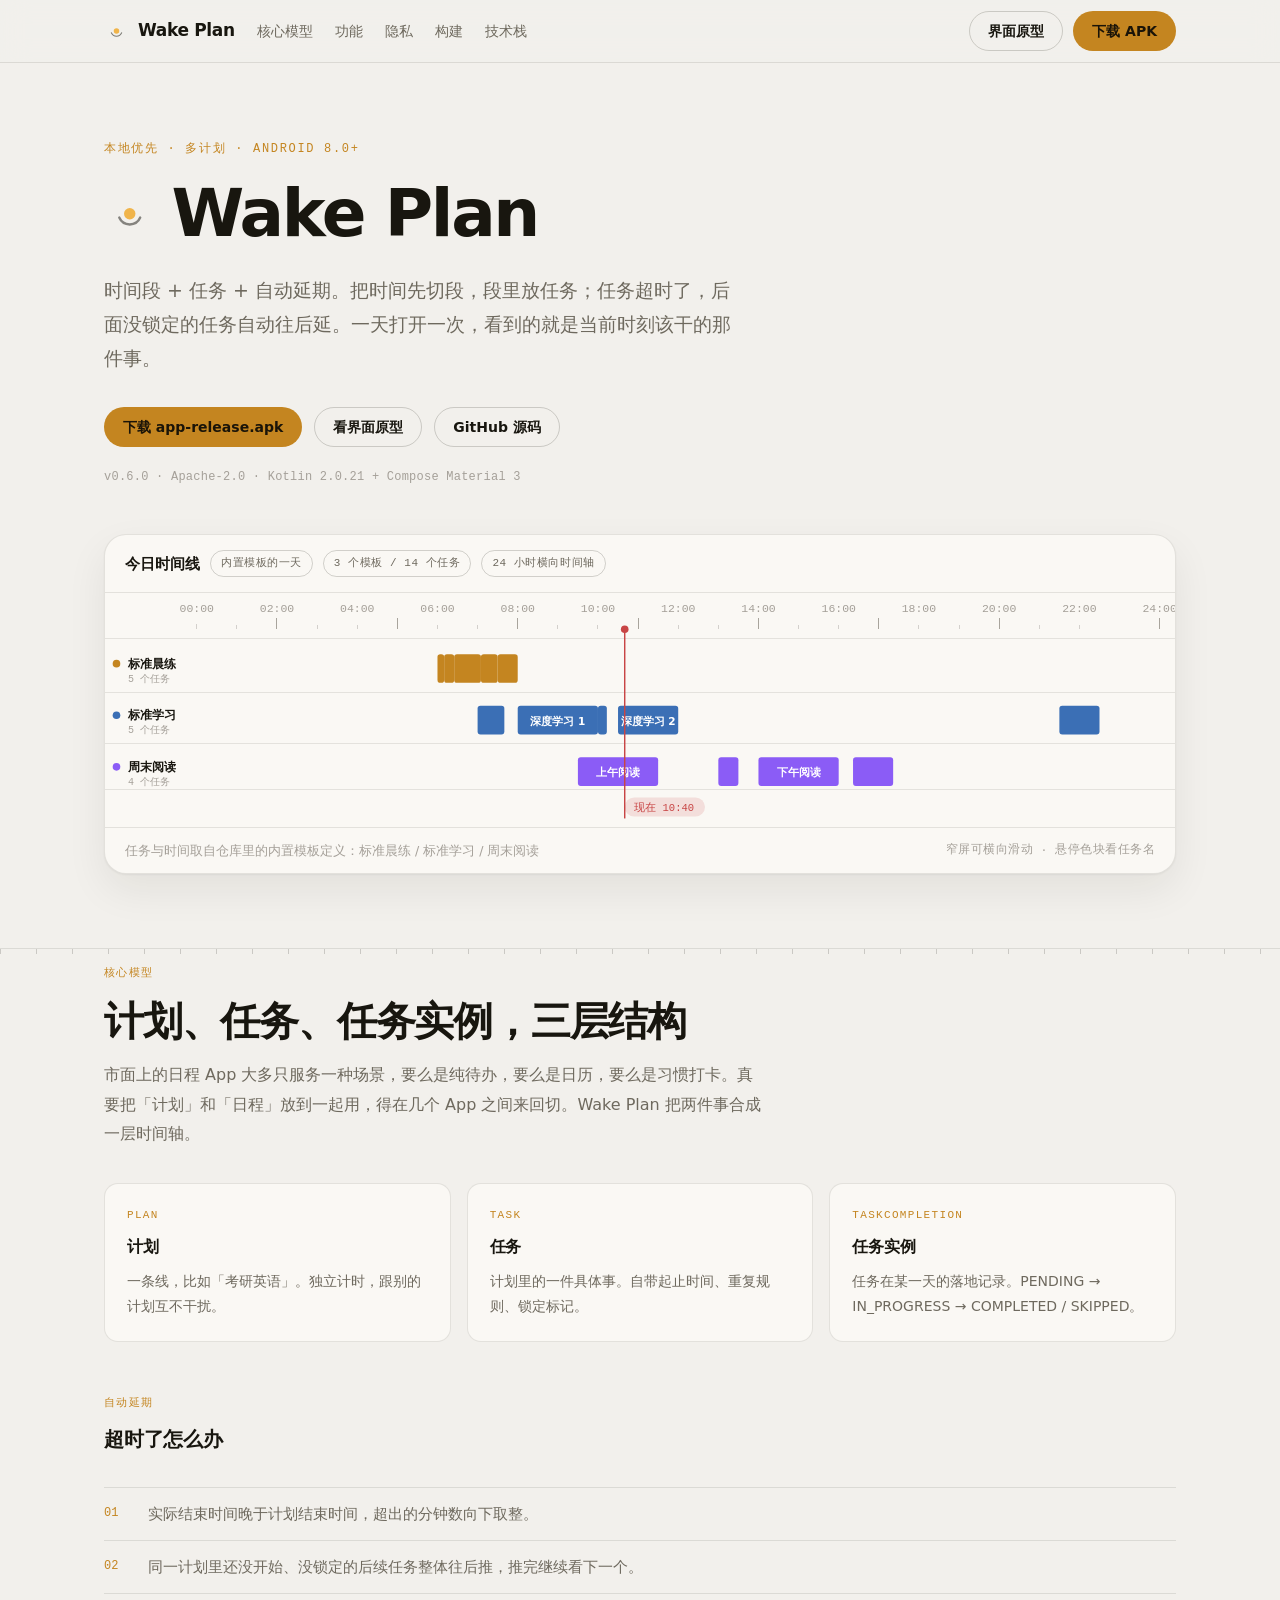
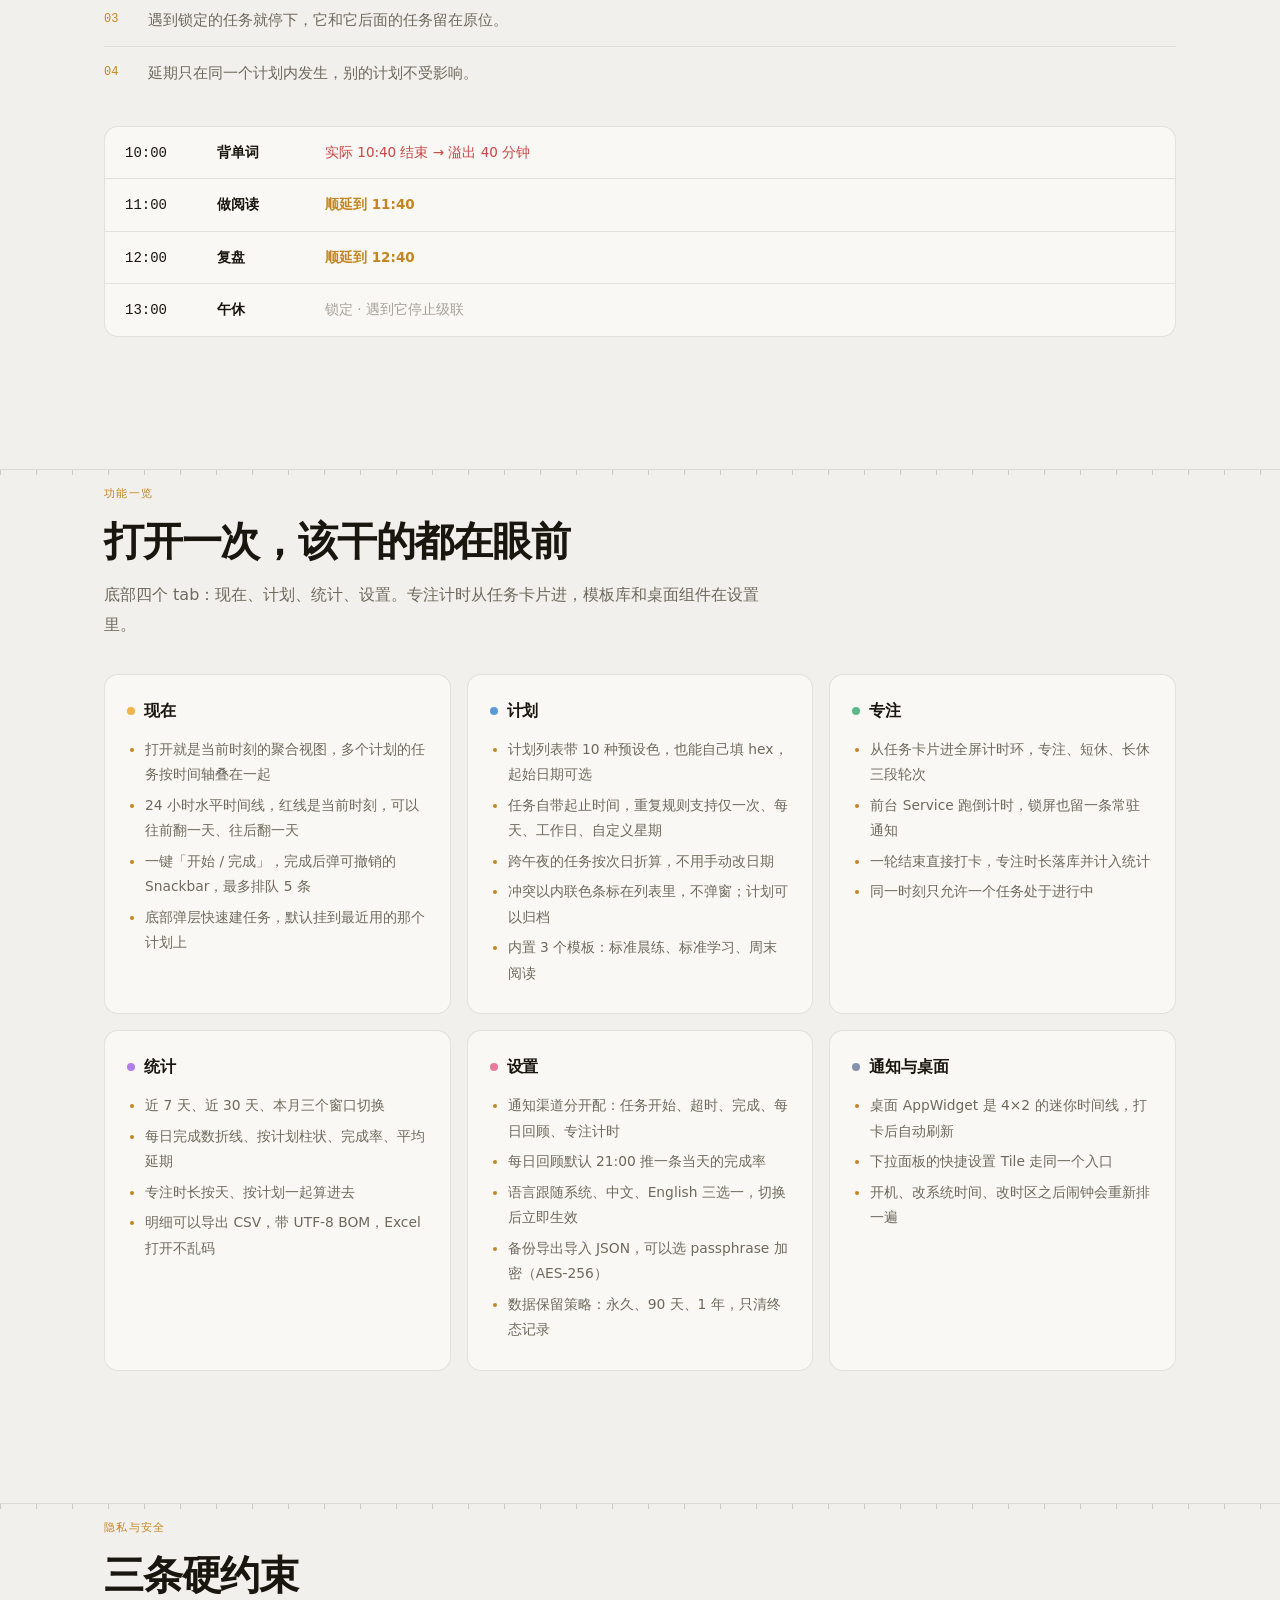
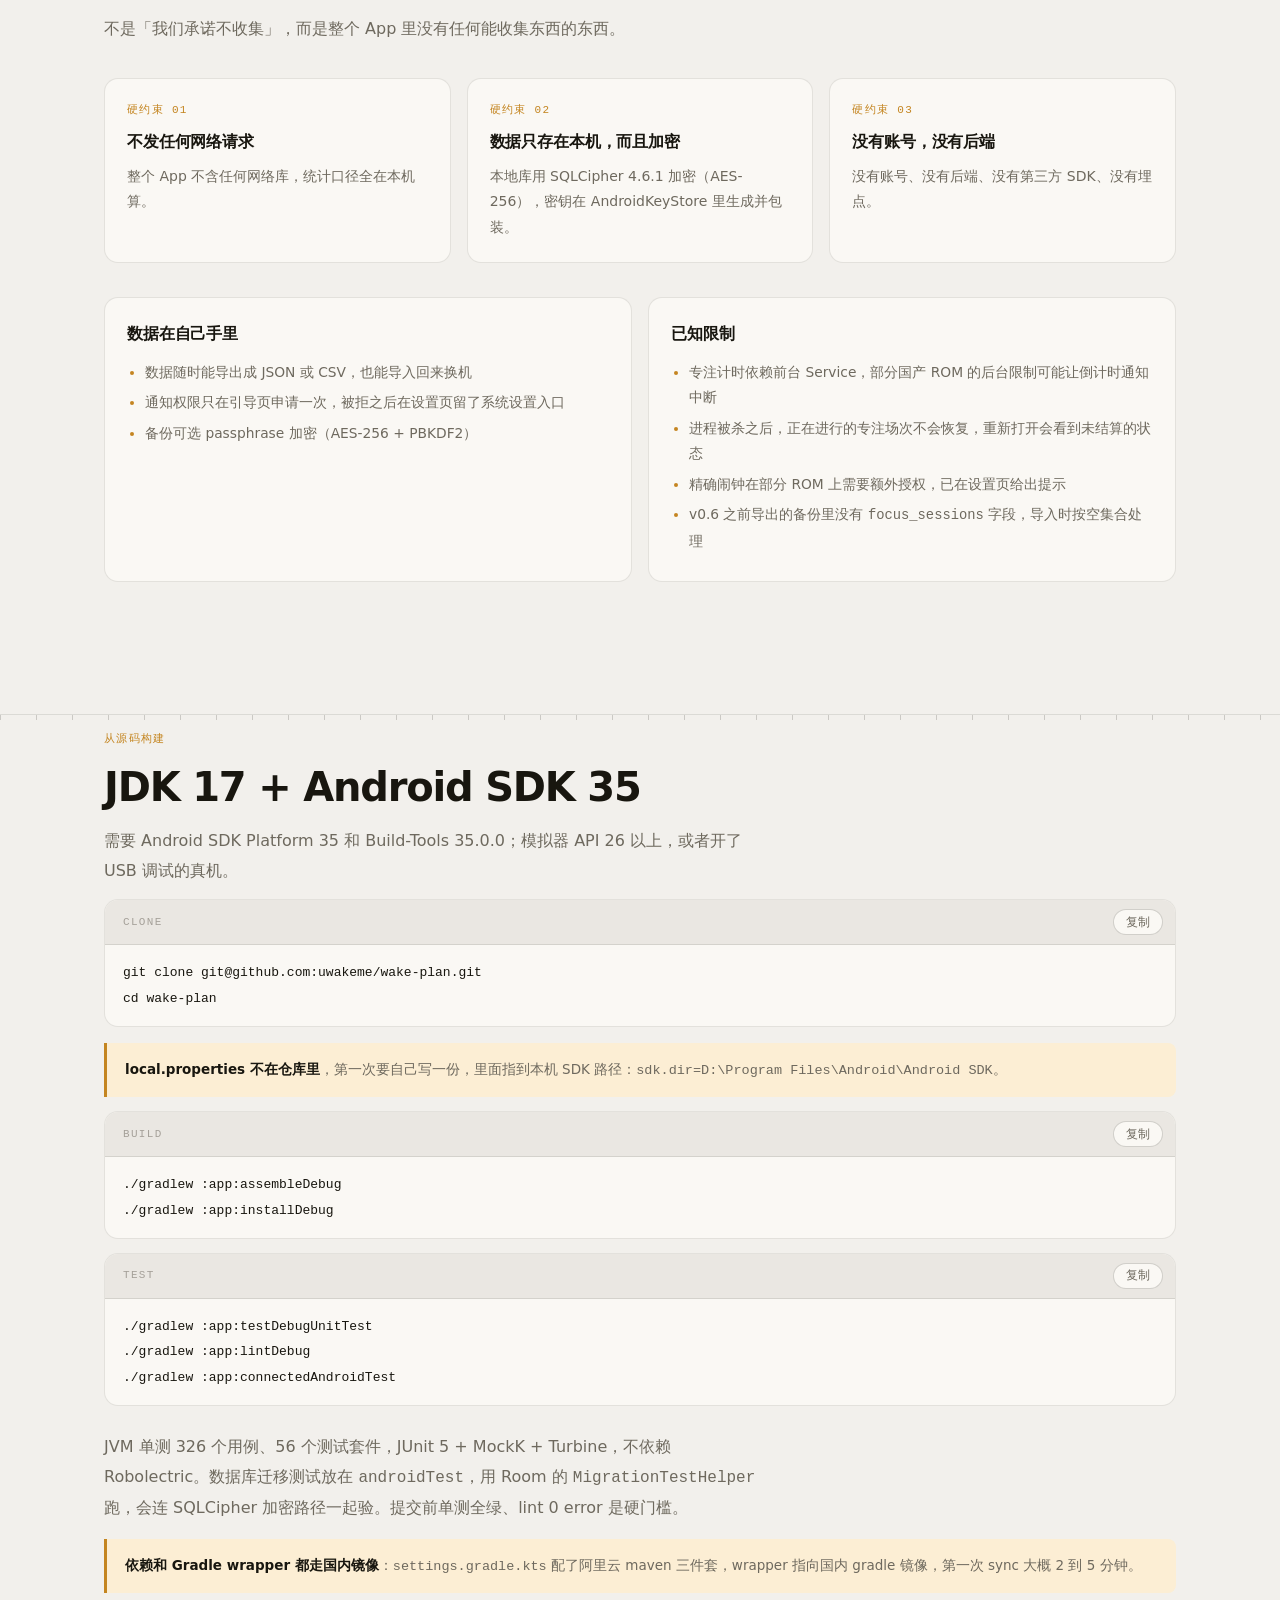
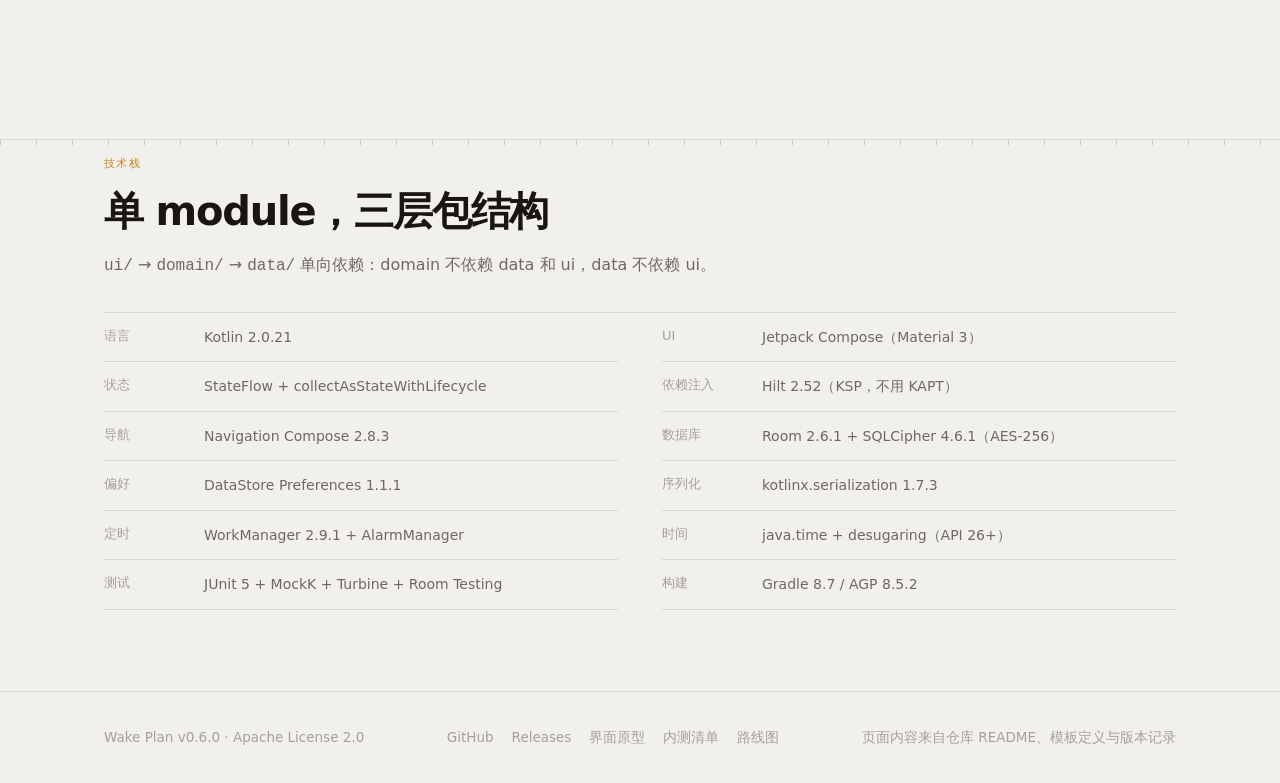
<file: docs/index.html>
<!DOCTYPE html>
<html lang="zh-CN">
<head>
<meta charset="UTF-8">
<meta name="viewport" content="width=device-width, initial-scale=1.0">
<title>Wake Plan — 本地优先的多计划时间管理 Android App</title>
<meta name="description" content="Wake Plan 把时间切段，段里放任务。任务超时后，后面没锁定的任务自动顺延。一天打开一次就知道现在该做什么。数据只存本机，SQLCipher 加密。">
<meta property="og:title" content="Wake Plan">
<meta property="og:description" content="时间段 + 任务 + 自动延期。一天打开一次就知道现在该做什么。">
<meta property="og:type" content="website">
<meta property="og:url" content="https://www.uwakeme.top/wake-plan/">
<link rel="canonical" href="https://www.uwakeme.top/wake-plan/">
<meta property="og:image" content="https://www.uwakeme.top/wake-plan/assets/wake-plan-banner.png">
<meta name="twitter:card" content="summary_large_image">
<meta name="twitter:title" content="Wake Plan">
<meta name="twitter:description" content="时间段 + 任务 + 自动延期。一天打开一次就知道现在该做什么。">
<link rel="icon" href="data:image/svg+xml,%3Csvg xmlns='http://www.w3.org/2000/svg' viewBox='0 0 108 108'%3E%3Cpath d='M32 60A24 24 0 0 0 76 60' fill='none' stroke='%238492AD' stroke-width='6' stroke-linecap='round'/%3E%3Ccircle cx='54' cy='52' r='13' fill='%23F0B44A'/%3E%3C/svg%3E">
<script type="application/ld+json">
{
  "@context": "https://schema.org",
  "@type": "SoftwareApplication",
  "name": "Wake Plan",
  "applicationCategory": "LifestyleApplication",
  "operatingSystem": "Android 8.0+",
  "softwareVersion": "0.6.0",
  "description": "本地优先的多计划时间管理 Android App：时间段 + 任务 + 自动延期。",
  "offers": { "@type": "Offer", "price": "0" },
  "license": "Apache-2.0",
  "codeRepository": "https://github.com/uwakeme/wake-plan"
}
</script>
<style>
:root{
  --bg:#F2F0EC;
  --bg-elev:#FAF8F4;
  --bg-sunken:#EAE7E2;
  --bg-nav:rgba(242,240,236,.86);
  --text:#18160F;
  --text-2:#6E695E;
  --text-3:#A5A099;
  --line:rgba(24,22,15,.10);
  --line-strong:rgba(24,22,15,.18);
  --primary:#C48520;
  --primary-hover:#A86F14;
  --primary-soft:#FCEED4;
  --on-primary:#1A1408;
  --danger:#C84545;
  --plan-1:#C48520;
  --plan-2:#3B6FB5;
  --plan-3:#8B5CF6;
  --on-plan-1:#1A1408;
  --on-plan-2:#FFFFFF;
  --on-plan-3:#FFFFFF;
  --shadow:0 1px 2px rgba(24,22,15,.05), 0 16px 40px rgba(24,22,15,.07);
  --radius-sm:8px;
  --radius-md:14px;
  --radius-lg:22px;
  --font-display:'DM Sans','Noto Sans SC',system-ui,-apple-system,'Segoe UI',sans-serif;
  --font-body:'DM Sans','Noto Sans SC',system-ui,-apple-system,'Segoe UI',sans-serif;
  --font-mono:'JetBrains Mono',ui-monospace,SFMono-Regular,Menlo,Consolas,monospace;
}
@media (prefers-color-scheme: dark){
  :root{
    --bg:#090E1A;
    --bg-elev:#121A2C;
    --bg-sunken:#0F1626;
    --bg-nav:rgba(9,14,26,.86);
    --text:#F0F2F8;
    --text-2:#8492AD;
    --text-3:#4F5E78;
    --line:rgba(132,146,173,.12);
    --line-strong:rgba(132,146,173,.24);
    --primary:#F0B44A;
    --primary-hover:#D4962E;
    --primary-soft:#2A210F;
    --on-primary:#090E1A;
    --danger:#E85C5C;
    --plan-1:#E0A33A;
    --plan-2:#4A87D6;
    --plan-3:#A97AF0;
    --on-plan-1:#181203;
    --on-plan-2:#FFFFFF;
    --on-plan-3:#FFFFFF;
    --shadow:0 1px 2px rgba(0,0,0,.4), 0 18px 48px rgba(0,0,0,.38);
  }
}
*,*::before,*::after{box-sizing:border-box}
html{scroll-behavior:smooth}
body{
  margin:0;
  background:var(--bg);
  color:var(--text);
  font-family:var(--font-body);
  font-size:15px;
  line-height:1.75;
  -webkit-font-smoothing:antialiased;
  overflow-x:hidden;
}
img,svg{max-width:100%}
a{color:inherit;text-decoration:none}
:focus-visible{outline:2px solid var(--primary);outline-offset:3px;border-radius:4px}
@media (prefers-reduced-motion: reduce){
  html{scroll-behavior:auto}
  *,*::before,*::after{animation:none!important;transition:none!important}
}
.wrap{width:100%;max-width:1120px;margin:0 auto;padding:0 24px}

/* ---------- nav ---------- */
.nav{position:sticky;top:0;z-index:50;background:var(--bg-nav);backdrop-filter:blur(14px);-webkit-backdrop-filter:blur(14px);border-bottom:1px solid var(--line)}
.nav-inner{display:flex;align-items:center;gap:22px;height:62px}
.brand{display:flex;align-items:center;gap:9px;font-family:var(--font-display);font-weight:700;font-size:17px;letter-spacing:-.02em;white-space:nowrap}
.brand svg{width:25px;height:25px;flex:none}
.nav-links{display:flex;gap:22px;font-size:14px;color:var(--text-2)}
.nav-links a{transition:color .16s}
.nav-links a:hover{color:var(--text)}
.nav-actions{margin-left:auto;display:flex;align-items:center;gap:10px}
@media (max-width:768px){
  .nav-links{display:none}
  .nav-actions .btn-ghost{display:none}
}

/* ---------- buttons ---------- */
.btn{display:inline-flex;align-items:center;justify-content:center;gap:7px;height:40px;padding:0 18px;border-radius:999px;font-size:14px;font-weight:600;border:1px solid transparent;transition:background-color .18s,border-color .18s,color .18s;white-space:nowrap}
.btn-primary{background:var(--primary);color:var(--on-primary)}
.btn-primary:hover{background:var(--primary-hover)}
.btn-ghost{border-color:var(--line-strong);color:var(--text)}
.btn-ghost:hover{border-color:var(--text-3);background:var(--bg-elev)}

/* ---------- hero ---------- */
.hero{padding:76px 0 8px}
.eyebrow{font-family:var(--font-mono);font-size:12px;letter-spacing:.14em;text-transform:uppercase;color:var(--primary);margin:0}
h1{font-family:var(--font-display);font-size:clamp(40px,6.4vw,66px);line-height:1.04;letter-spacing:-.035em;font-weight:700;margin:20px 0 0;display:flex;align-items:center;gap:16px;flex-wrap:wrap}
h1 .mark{width:.78em;height:.78em;flex:none;display:block}
.lead{max-width:640px;font-size:clamp(16px,1.9vw,19px);line-height:1.8;color:var(--text-2);margin:24px 0 0}
.hero-actions{display:flex;flex-wrap:wrap;gap:12px;margin-top:32px}
.hero-meta{margin-top:20px;font-family:var(--font-mono);font-size:12px;letter-spacing:.02em;color:var(--text-3)}

/* ---------- timeline card ---------- */
.tl-card{margin-top:46px;background:var(--bg-elev);border:1px solid var(--line);border-radius:var(--radius-lg);box-shadow:var(--shadow);overflow:hidden}
.tl-head{display:flex;flex-wrap:wrap;align-items:center;gap:10px;padding:15px 20px;border-bottom:1px solid var(--line)}
.tl-title{font-weight:600;font-size:15px}
.chip{font-family:var(--font-mono);font-size:11px;letter-spacing:.05em;color:var(--text-2);border:1px solid var(--line-strong);border-radius:999px;padding:3px 10px;white-space:nowrap}
.tl-scroll{overflow-x:auto;-webkit-overflow-scrolling:touch}
.tl-scroll svg{display:block;width:100%;min-width:1040px;height:auto}
.tl-foot{display:flex;flex-wrap:wrap;gap:10px 18px;justify-content:space-between;padding:12px 20px;border-top:1px solid var(--line);font-size:12.5px;color:var(--text-3)}
.tl-hint{font-family:var(--font-mono);font-size:11.5px;letter-spacing:.04em}

/* svg pieces */
.tl-lane-line{stroke:var(--line);stroke-width:1;shape-rendering:crispEdges}
.tl-tick{stroke:var(--line-strong);stroke-width:1;shape-rendering:crispEdges}
.tl-tick-major{stroke:var(--text-3);stroke-width:1;shape-rendering:crispEdges}
.tl-hour{font-family:var(--font-mono);font-size:12px;fill:var(--text-3);text-anchor:middle}
.tl-lane-name{font-family:var(--font-body);font-size:13px;font-weight:600;fill:var(--text)}
.tl-lane-meta{font-family:var(--font-mono);font-size:10.5px;fill:var(--text-3)}
.tl-block-label{font-family:var(--font-body);font-size:11px;font-weight:600;text-anchor:middle}
.tl-now-line{stroke:var(--danger);stroke-width:1.5}
.tl-now-dot{fill:var(--danger)}
.tl-now-chip{fill:var(--danger);fill-opacity:.14}
.tl-now-text{font-family:var(--font-mono);font-size:11px;fill:var(--danger)}
.b1{fill:var(--plan-1)}.b2{fill:var(--plan-2)}.b3{fill:var(--plan-3)}
.o1{fill:var(--on-plan-1)}.o2{fill:var(--on-plan-2)}.o3{fill:var(--on-plan-3)}
.tl-lock{fill:none;stroke-width:1.6}
.tl-lock-body{stroke:none}

/* ---------- sections ---------- */
section{padding:66px 0}
.ruler{height:16px;border-top:1px solid var(--line);position:relative}
.ruler::after{content:"";position:absolute;left:0;right:0;top:0;height:5px;background-image:repeating-linear-gradient(to right,var(--line-strong) 0 1px,transparent 1px 36px)}
h2{font-family:var(--font-display);font-size:clamp(26px,3.5vw,40px);line-height:1.16;letter-spacing:-.03em;font-weight:700;margin:14px 0 0}
h3{font-size:16px;font-weight:600;margin:0 0 8px;letter-spacing:-.01em}
.sec-sub{max-width:660px;color:var(--text-2);font-size:16px;line-height:1.85;margin:16px 0 0}
.k{font-family:var(--font-mono);font-size:11px;letter-spacing:.12em;text-transform:uppercase;color:var(--primary);display:block;margin-bottom:8px}
.grid-3{display:grid;grid-template-columns:repeat(3,minmax(0,1fr));gap:16px;margin-top:34px}
.grid-2{display:grid;grid-template-columns:repeat(2,minmax(0,1fr));gap:16px;margin-top:34px}
@media (max-width:768px){
  .grid-3,.grid-2{grid-template-columns:1fr}
  section{padding:52px 0}
}
.card{background:var(--bg-elev);border:1px solid var(--line);border-radius:var(--radius-md);padding:22px;min-width:0}
.card p{margin:0;color:var(--text-2);font-size:14px;line-height:1.8}
.card ul{margin:12px 0 0;padding-left:18px;color:var(--text-2);font-size:13.8px;line-height:1.85}
.card li{margin:5px 0}
.card li::marker{color:var(--primary)}
.card h3 .dot{display:inline-block;width:8px;height:8px;border-radius:50%;margin-right:9px;vertical-align:1px}

/* rules */
.rules{list-style:none;margin:30px 0 0;padding:0;counter-reset:rule}
.rules li{counter-increment:rule;position:relative;padding:13px 0 13px 44px;border-top:1px solid var(--line);color:var(--text-2)}
.rules li::before{content:counter(rule,decimal-leading-zero);position:absolute;left:0;top:15px;font-family:var(--font-mono);font-size:12px;color:var(--primary)}

/* cascade */
.cascade{margin-top:26px;border:1px solid var(--line);border-radius:var(--radius-md);background:var(--bg-elev);overflow:hidden}
.cs-row{display:grid;grid-template-columns:76px 92px minmax(0,1fr);gap:16px;align-items:baseline;padding:13px 20px;border-top:1px solid var(--line);font-size:14px}
.cs-row:first-child{border-top:0}
.cs-time{font-family:var(--font-mono);font-size:14px;color:var(--text)}
.cs-name{font-weight:600}
.cs-out{color:var(--text-2);font-size:13.5px}
.cs-over{color:var(--danger)}
.cs-shift{color:var(--primary);font-weight:600}
.cs-lock{color:var(--text-3)}
@media (max-width:768px){
  .cs-row{grid-template-columns:62px minmax(0,1fr);gap:4px 12px}
  .cs-out{grid-column:1/-1}
}

/* command blocks */
.cmd{position:relative;margin-top:14px;background:var(--bg-elev);border:1px solid var(--line);border-radius:var(--radius-md);overflow:hidden}
.cmd-bar{display:flex;align-items:center;justify-content:space-between;gap:12px;padding:9px 12px 9px 18px;border-bottom:1px solid var(--line);background:var(--bg-sunken)}
.cmd-label{font-family:var(--font-mono);font-size:11px;letter-spacing:.12em;text-transform:uppercase;color:var(--text-3)}
.cmd pre{margin:0;padding:15px 18px;font-family:var(--font-mono);font-size:13px;line-height:1.95;overflow-x:auto;color:var(--text)}
.cmd code{font-family:inherit}
.copy{flex:none;height:26px;padding:0 12px;border-radius:999px;border:1px solid var(--line-strong);background:var(--bg-elev);color:var(--text-2);font-size:12px;font-family:var(--font-body);cursor:pointer;transition:color .16s,border-color .16s}
.copy:hover{color:var(--text);border-color:var(--text-3)}
.copy.done{color:var(--primary);border-color:var(--primary)}
.note{margin-top:16px;padding:14px 18px;border-left:3px solid var(--primary);background:var(--primary-soft);border-radius:0 var(--radius-sm) var(--radius-sm) 0;color:var(--text-2);font-size:13.5px;line-height:1.8}
.note strong{color:var(--text);font-weight:600}

/* stack */
.stack{display:grid;grid-template-columns:repeat(2,minmax(0,1fr));gap:0 44px;margin-top:30px;border-top:1px solid var(--line)}
.stack > div{display:grid;grid-template-columns:84px minmax(0,1fr);gap:16px;padding:12px 0;border-bottom:1px solid var(--line);font-size:14px}
.stack dt{color:var(--text-3);font-size:13px}
.stack dd{margin:0;color:var(--text-2)}
@media (max-width:768px){
  .stack{grid-template-columns:1fr}
  .stack > div{grid-template-columns:72px minmax(0,1fr);gap:12px}
}

/* footer */
footer{border-top:1px solid var(--line);padding:34px 0 46px;color:var(--text-3);font-size:13.5px}
.foot-inner{display:flex;flex-wrap:wrap;gap:16px 26px;align-items:center;justify-content:space-between}
.foot-links{display:flex;flex-wrap:wrap;gap:18px}
.foot-links a:hover{color:var(--text)}
</style>
</head>
<body>

<header class="nav">
  <div class="wrap nav-inner">
    <a class="brand" href="#top">
      <svg viewBox="0 0 108 108" aria-hidden="true">
        <path d="M32 60A24 24 0 0 0 76 60" fill="none" stroke="currentColor" stroke-width="5" stroke-linecap="round" opacity=".55"/>
        <circle cx="54" cy="52" r="12" fill="#F0B44A"/>
      </svg>
      Wake Plan
    </a>
    <nav class="nav-links" aria-label="主导航">
      <a href="#model">核心模型</a>
      <a href="#features">功能</a>
      <a href="#privacy">隐私</a>
      <a href="#build">构建</a>
      <a href="#stack">技术栈</a>
    </nav>
    <div class="nav-actions">
      <a class="btn btn-ghost" href="prototype.html">界面原型</a>
      <a class="btn btn-primary" href="https://github.com/uwakeme/wake-plan/releases" target="_blank" rel="noopener">下载 APK</a>
    </div>
  </div>
</header>

<main id="top">

  <section class="hero">
    <div class="wrap">
      <p class="eyebrow">本地优先 · 多计划 · Android 8.0+</p>
      <h1>
        <svg class="mark" viewBox="0 0 108 108" aria-hidden="true">
          <path d="M32 60A24 24 0 0 0 76 60" fill="none" stroke="currentColor" stroke-width="5" stroke-linecap="round" opacity=".5"/>
          <circle cx="54" cy="52" r="12" fill="#F0B44A"/>
        </svg>
        Wake Plan
      </h1>
      <p class="lead">时间段 + 任务 + 自动延期。把时间先切段，段里放任务；任务超时了，后面没锁定的任务自动往后延。一天打开一次，看到的就是当前时刻该干的那件事。</p>
      <div class="hero-actions">
        <a class="btn btn-primary" href="https://github.com/uwakeme/wake-plan/releases" target="_blank" rel="noopener">下载 app-release.apk</a>
        <a class="btn btn-ghost" href="prototype.html">看界面原型</a>
        <a class="btn btn-ghost" href="https://github.com/uwakeme/wake-plan" target="_blank" rel="noopener">GitHub 源码</a>
      </div>
      <p class="hero-meta">v0.6.0 · Apache-2.0 · Kotlin 2.0.21 + Compose Material 3</p>

      <div class="tl-card">
        <div class="tl-head">
          <span class="tl-title">今日时间线</span>
          <span class="chip">内置模板的一天</span>
          <span class="chip">3 个模板 / 14 个任务</span>
          <span class="chip">24 小时横向时间轴</span>
        </div>
        <div class="tl-scroll">
          <svg viewBox="0 0 1120 244" role="img" aria-label="24 小时横向时间轴：三个内置模板的任务分布，红色竖线是当前时刻">
            <g aria-hidden="true">
              <line class="tl-tick" x1="96" y1="32" x2="96" y2="38"/>
              <line class="tl-tick" x1="138" y1="34" x2="138" y2="38"/>
              <line class="tl-tick-major" x1="180" y1="26" x2="180" y2="38"/>
              <line class="tl-tick" x1="222" y1="34" x2="222" y2="38"/>
              <line class="tl-tick" x1="264" y1="34" x2="264" y2="38"/>
              <line class="tl-tick-major" x1="306" y1="26" x2="306" y2="38"/>
              <line class="tl-tick" x1="348" y1="34" x2="348" y2="38"/>
              <line class="tl-tick" x1="390" y1="34" x2="390" y2="38"/>
              <line class="tl-tick-major" x1="432" y1="26" x2="432" y2="38"/>
              <line class="tl-tick" x1="474" y1="34" x2="474" y2="38"/>
              <line class="tl-tick" x1="516" y1="34" x2="516" y2="38"/>
              <line class="tl-tick-major" x1="558" y1="26" x2="558" y2="38"/>
              <line class="tl-tick" x1="600" y1="34" x2="600" y2="38"/>
              <line class="tl-tick" x1="642" y1="34" x2="642" y2="38"/>
              <line class="tl-tick-major" x1="684" y1="26" x2="684" y2="38"/>
              <line class="tl-tick" x1="726" y1="34" x2="726" y2="38"/>
              <line class="tl-tick" x1="768" y1="34" x2="768" y2="38"/>
              <line class="tl-tick-major" x1="810" y1="26" x2="810" y2="38"/>
              <line class="tl-tick" x1="852" y1="34" x2="852" y2="38"/>
              <line class="tl-tick" x1="894" y1="34" x2="894" y2="38"/>
              <line class="tl-tick-major" x1="936" y1="26" x2="936" y2="38"/>
              <line class="tl-tick" x1="978" y1="34" x2="978" y2="38"/>
              <line class="tl-tick" x1="1020" y1="34" x2="1020" y2="38"/>
              <line class="tl-tick-major" x1="1104" y1="26" x2="1104" y2="38"/>
              <text class="tl-hour" x="96" y="20">00:00</text>
              <text class="tl-hour" x="180" y="20">02:00</text>
              <text class="tl-hour" x="264" y="20">04:00</text>
              <text class="tl-hour" x="348" y="20">06:00</text>
              <text class="tl-hour" x="432" y="20">08:00</text>
              <text class="tl-hour" x="516" y="20">10:00</text>
              <text class="tl-hour" x="600" y="20">12:00</text>
              <text class="tl-hour" x="684" y="20">14:00</text>
              <text class="tl-hour" x="768" y="20">16:00</text>
              <text class="tl-hour" x="852" y="20">18:00</text>
              <text class="tl-hour" x="936" y="20">20:00</text>
              <text class="tl-hour" x="1020" y="20">22:00</text>
              <text class="tl-hour" x="1104" y="20">24:00</text>
              <line class="tl-lane-line" x1="0" y1="48" x2="1120" y2="48"/>
              <line class="tl-lane-line" x1="0" y1="104" x2="1120" y2="104"/>
              <line class="tl-lane-line" x1="0" y1="158" x2="1120" y2="158"/>
              <line class="tl-lane-line" x1="0" y1="206" x2="1120" y2="206"/>
            </g>

            <g>
              <circle class="b1" cx="12" cy="74" r="4"/>
              <text class="tl-lane-name" x="24" y="78">标准晨练</text>
              <text class="tl-lane-meta" x="24" y="93">5 个任务</text>
              <rect class="b1" x="348" y="64" width="7" height="30" rx="3"><title>起床 / 喝水 06:00 - 06:10</title></rect>
              <rect class="b1" x="355" y="64" width="10.5" height="30" rx="3"><title>拉伸热身 06:10 - 06:25</title></rect>
              <rect class="b1" x="365.5" y="64" width="28" height="30" rx="3"><title>跑步 40 分钟 06:25 - 07:05（锁定，不参与自动顺延）</title></rect>
              <rect class="tl-lock tl-lock-body o1" x="376" y="75" width="7" height="6" rx="1.5"/>
              <path class="tl-lock o1" d="M377.6 75v-2.2a1.9 1.9 0 0 1 3.8 0V75"/>
              <rect class="b1" x="393.5" y="64" width="17.5" height="30" rx="3"><title>冲澡整理 07:05 - 07:30</title></rect>
              <rect class="b1" x="411" y="64" width="21" height="30" rx="3"><title>早餐 07:30 - 08:00</title></rect>
            </g>

            <g>
              <circle class="b2" cx="12" cy="128" r="4"/>
              <text class="tl-lane-name" x="24" y="132">标准学习</text>
              <text class="tl-lane-meta" x="24" y="147">5 个任务</text>
              <rect class="b2" x="390" y="118" width="28" height="30" rx="3"><title>晨读 / 背诵 07:00 - 07:40</title></rect>
              <rect class="b2" x="432" y="118" width="84" height="30" rx="3"><title>深度学习块 1 08:00 - 10:00</title></rect>
              <text class="tl-block-label o2" x="474" y="138">深度学习 1</text>
              <rect class="b2" x="516" y="118" width="9.3" height="30" rx="3"><title>复盘笔记 10:00 - 10:20</title></rect>
              <rect class="b2" x="537" y="118" width="63" height="30" rx="3"><title>深度学习块 2 10:30 - 12:00</title></rect>
              <text class="tl-block-label o2" x="568.5" y="138">深度学习 2</text>
              <rect class="b2" x="999" y="118" width="42" height="30" rx="3"><title>晚间复习 20:30 - 21:30（工作日重复）</title></rect>
            </g>

            <g>
              <circle class="b3" cx="12" cy="182" r="4"/>
              <text class="tl-lane-name" x="24" y="186">周末阅读</text>
              <text class="tl-lane-meta" x="24" y="201">4 个任务</text>
              <rect class="b3" x="495" y="172" width="84" height="30" rx="3"><title>上午阅读 09:30 - 11:30（周末）</title></rect>
              <text class="tl-block-label o3" x="537" y="192">上午阅读</text>
              <rect class="b3" x="642" y="172" width="21" height="30" rx="3"><title>午后小憩 13:00 - 13:30（周末）</title></rect>
              <rect class="b3" x="684" y="172" width="84" height="30" rx="3"><title>下午阅读 + 笔记 14:00 - 16:00（周末）</title></rect>
              <text class="tl-block-label o3" x="726" y="192">下午阅读</text>
              <rect class="b3" x="783" y="172" width="42" height="30" rx="3"><title>输出 / 读书笔记整理 16:30 - 17:30（周末）</title></rect>
            </g>

            <g>
              <line class="tl-now-line" x1="544" y1="38" x2="544" y2="236"/>
              <circle class="tl-now-dot" cx="544" cy="38" r="4"/>
              <rect class="tl-now-chip" x="544" y="214" width="84" height="20" rx="10"/>
              <text class="tl-now-text" x="554" y="228">现在 10:40</text>
            </g>
          </svg>
        </div>
        <div class="tl-foot">
          <span>任务与时间取自仓库里的内置模板定义：标准晨练 / 标准学习 / 周末阅读</span>
          <span class="tl-hint">窄屏可横向滑动 · 悬停色块看任务名</span>
        </div>
      </div>
    </div>
  </section>

  <section id="model">
    <div class="ruler" aria-hidden="true"></div>
    <div class="wrap">
      <span class="k">核心模型</span>
      <h2>计划、任务、任务实例，三层结构</h2>
      <p class="sec-sub">市面上的日程 App 大多只服务一种场景，要么是纯待办，要么是日历，要么是习惯打卡。真要把「计划」和「日程」放到一起用，得在几个 App 之间来回切。Wake Plan 把两件事合成一层时间轴。</p>

      <div class="grid-3">
        <div class="card">
          <span class="k">Plan</span>
          <h3>计划</h3>
          <p>一条线，比如「考研英语」。独立计时，跟别的计划互不干扰。</p>
        </div>
        <div class="card">
          <span class="k">Task</span>
          <h3>任务</h3>
          <p>计划里的一件具体事。自带起止时间、重复规则、锁定标记。</p>
        </div>
        <div class="card">
          <span class="k">TaskCompletion</span>
          <h3>任务实例</h3>
          <p>任务在某一天的落地记录。PENDING → IN_PROGRESS → COMPLETED / SKIPPED。</p>
        </div>
      </div>

      <span class="k" style="margin-top:52px">自动延期</span>
      <h3 style="font-size:20px;margin-top:6px">超时了怎么办</h3>
      <ol class="rules">
        <li>实际结束时间晚于计划结束时间，超出的分钟数向下取整。</li>
        <li>同一计划里还没开始、没锁定的后续任务整体往后推，推完继续看下一个。</li>
        <li>遇到锁定的任务就停下，它和它后面的任务留在原位。</li>
        <li>延期只在同一个计划内发生，别的计划不受影响。</li>
      </ol>

      <div class="cascade">
        <div class="cs-row">
          <span class="cs-time">10:00</span>
          <span class="cs-name">背单词</span>
          <span class="cs-out cs-over">实际 10:40 结束 → 溢出 40 分钟</span>
        </div>
        <div class="cs-row">
          <span class="cs-time">11:00</span>
          <span class="cs-name">做阅读</span>
          <span class="cs-out cs-shift">顺延到 11:40</span>
        </div>
        <div class="cs-row">
          <span class="cs-time">12:00</span>
          <span class="cs-name">复盘</span>
          <span class="cs-out cs-shift">顺延到 12:40</span>
        </div>
        <div class="cs-row">
          <span class="cs-time">13:00</span>
          <span class="cs-name">午休</span>
          <span class="cs-out cs-lock">锁定 · 遇到它停止级联</span>
        </div>
      </div>
    </div>
  </section>

  <section id="features">
    <div class="ruler" aria-hidden="true"></div>
    <div class="wrap">
      <span class="k">功能一览</span>
      <h2>打开一次，该干的都在眼前</h2>
      <p class="sec-sub">底部四个 tab：现在、计划、统计、设置。专注计时从任务卡片进，模板库和桌面组件在设置里。</p>

      <div class="feat-grid grid-3">
        <div class="card">
          <h3><span class="dot" style="background:#F0B44A"></span>现在</h3>
          <ul>
            <li>打开就是当前时刻的聚合视图，多个计划的任务按时间轴叠在一起</li>
            <li>24 小时水平时间线，红线是当前时刻，可以往前翻一天、往后翻一天</li>
            <li>一键「开始 / 完成」，完成后弹可撤销的 Snackbar，最多排队 5 条</li>
            <li>底部弹层快速建任务，默认挂到最近用的那个计划上</li>
          </ul>
        </div>
        <div class="card">
          <h3><span class="dot" style="background:#5B9BD5"></span>计划</h3>
          <ul>
            <li>计划列表带 10 种预设色，也能自己填 hex，起始日期可选</li>
            <li>任务自带起止时间，重复规则支持仅一次、每天、工作日、自定义星期</li>
            <li>跨午夜的任务按次日折算，不用手动改日期</li>
            <li>冲突以内联色条标在列表里，不弹窗；计划可以归档</li>
            <li>内置 3 个模板：标准晨练、标准学习、周末阅读</li>
          </ul>
        </div>
        <div class="card">
          <h3><span class="dot" style="background:#5DB88A"></span>专注</h3>
          <ul>
            <li>从任务卡片进全屏计时环，专注、短休、长休三段轮次</li>
            <li>前台 Service 跑倒计时，锁屏也留一条常驻通知</li>
            <li>一轮结束直接打卡，专注时长落库并计入统计</li>
            <li>同一时刻只允许一个任务处于进行中</li>
          </ul>
        </div>
        <div class="card">
          <h3><span class="dot" style="background:#B07FE8"></span>统计</h3>
          <ul>
            <li>近 7 天、近 30 天、本月三个窗口切换</li>
            <li>每日完成数折线、按计划柱状、完成率、平均延期</li>
            <li>专注时长按天、按计划一起算进去</li>
            <li>明细可以导出 CSV，带 UTF-8 BOM，Excel 打开不乱码</li>
          </ul>
        </div>
        <div class="card">
          <h3><span class="dot" style="background:#E87B9B"></span>设置</h3>
          <ul>
            <li>通知渠道分开配：任务开始、超时、完成、每日回顾、专注计时</li>
            <li>每日回顾默认 21:00 推一条当天的完成率</li>
            <li>语言跟随系统、中文、English 三选一，切换后立即生效</li>
            <li>备份导出导入 JSON，可以选 passphrase 加密（AES-256）</li>
            <li>数据保留策略：永久、90 天、1 年，只清终态记录</li>
          </ul>
        </div>
        <div class="card">
          <h3><span class="dot" style="background:#8492AD"></span>通知与桌面</h3>
          <ul>
            <li>桌面 AppWidget 是 4×2 的迷你时间线，打卡后自动刷新</li>
            <li>下拉面板的快捷设置 Tile 走同一个入口</li>
            <li>开机、改系统时间、改时区之后闹钟会重新排一遍</li>
          </ul>
        </div>
      </div>
    </div>
  </section>

  <section id="privacy">
    <div class="ruler" aria-hidden="true"></div>
    <div class="wrap">
      <span class="k">隐私与安全</span>
      <h2>三条硬约束</h2>
      <p class="sec-sub">不是「我们承诺不收集」，而是整个 App 里没有任何能收集东西的东西。</p>

      <div class="grid-3">
        <div class="card">
          <span class="k">硬约束 01</span>
          <h3>不发任何网络请求</h3>
          <p>整个 App 不含任何网络库，统计口径全在本机算。</p>
        </div>
        <div class="card">
          <span class="k">硬约束 02</span>
          <h3>数据只存在本机，而且加密</h3>
          <p>本地库用 SQLCipher 4.6.1 加密（AES-256），密钥在 AndroidKeyStore 里生成并包装。</p>
        </div>
        <div class="card">
          <span class="k">硬约束 03</span>
          <h3>没有账号，没有后端</h3>
          <p>没有账号、没有后端、没有第三方 SDK、没有埋点。</p>
        </div>
      </div>

      <div class="grid-2">
        <div class="card">
          <h3>数据在自己手里</h3>
          <ul>
            <li>数据随时能导出成 JSON 或 CSV，也能导入回来换机</li>
            <li>通知权限只在引导页申请一次，被拒之后在设置页留了系统设置入口</li>
            <li>备份可选 passphrase 加密（AES-256 + PBKDF2）</li>
          </ul>
        </div>
        <div class="card">
          <h3>已知限制</h3>
          <ul>
            <li>专注计时依赖前台 Service，部分国产 ROM 的后台限制可能让倒计时通知中断</li>
            <li>进程被杀之后，正在进行的专注场次不会恢复，重新打开会看到未结算的状态</li>
            <li>精确闹钟在部分 ROM 上需要额外授权，已在设置页给出提示</li>
            <li>v0.6 之前导出的备份里没有 <code>focus_sessions</code> 字段，导入时按空集合处理</li>
          </ul>
        </div>
      </div>
    </div>
  </section>

  <section id="build">
    <div class="ruler" aria-hidden="true"></div>
    <div class="wrap">
      <span class="k">从源码构建</span>
      <h2>JDK 17 + Android SDK 35</h2>
      <p class="sec-sub">需要 Android SDK Platform 35 和 Build-Tools 35.0.0；模拟器 API 26 以上，或者开了 USB 调试的真机。</p>

      <div class="cmd">
        <div class="cmd-bar"><span class="cmd-label">clone</span><button class="copy" type="button" data-copy="cmd-clone" aria-label="复制克隆命令">复制</button></div>
        <pre><code id="cmd-clone">git clone git@github.com:uwakeme/wake-plan.git
cd wake-plan</code></pre>
      </div>

      <p class="note"><strong>local.properties 不在仓库里</strong>，第一次要自己写一份，里面指到本机 SDK 路径：<code>sdk.dir=D:\Program Files\Android\Android SDK</code>。</p>

      <div class="cmd">
        <div class="cmd-bar"><span class="cmd-label">build</span><button class="copy" type="button" data-copy="cmd-build" aria-label="复制构建命令">复制</button></div>
        <pre><code id="cmd-build">./gradlew :app:assembleDebug
./gradlew :app:installDebug</code></pre>
      </div>

      <div class="cmd">
        <div class="cmd-bar"><span class="cmd-label">test</span><button class="copy" type="button" data-copy="cmd-test" aria-label="复制测试命令">复制</button></div>
        <pre><code id="cmd-test">./gradlew :app:testDebugUnitTest
./gradlew :app:lintDebug
./gradlew :app:connectedAndroidTest</code></pre>
      </div>

      <p class="sec-sub" style="margin-top:26px">JVM 单测 326 个用例、56 个测试套件，JUnit 5 + MockK + Turbine，不依赖 Robolectric。数据库迁移测试放在 <code>androidTest</code>，用 Room 的 <code>MigrationTestHelper</code> 跑，会连 SQLCipher 加密路径一起验。提交前单测全绿、lint 0 error 是硬门槛。</p>

      <p class="note"><strong>依赖和 Gradle wrapper 都走国内镜像</strong>：<code>settings.gradle.kts</code> 配了阿里云 maven 三件套，wrapper 指向国内 gradle 镜像，第一次 sync 大概 2 到 5 分钟。</p>
    </div>
  </section>

  <section id="stack">
    <div class="ruler" aria-hidden="true"></div>
    <div class="wrap">
      <span class="k">技术栈</span>
      <h2>单 module，三层包结构</h2>
      <p class="sec-sub"><code>ui/</code> → <code>domain/</code> → <code>data/</code> 单向依赖：domain 不依赖 data 和 ui，data 不依赖 ui。</p>

      <dl class="stack">
        <div><dt>语言</dt><dd>Kotlin 2.0.21</dd></div>
        <div><dt>UI</dt><dd>Jetpack Compose（Material 3）</dd></div>
        <div><dt>状态</dt><dd>StateFlow + collectAsStateWithLifecycle</dd></div>
        <div><dt>依赖注入</dt><dd>Hilt 2.52（KSP，不用 KAPT）</dd></div>
        <div><dt>导航</dt><dd>Navigation Compose 2.8.3</dd></div>
        <div><dt>数据库</dt><dd>Room 2.6.1 + SQLCipher 4.6.1（AES-256）</dd></div>
        <div><dt>偏好</dt><dd>DataStore Preferences 1.1.1</dd></div>
        <div><dt>序列化</dt><dd>kotlinx.serialization 1.7.3</dd></div>
        <div><dt>定时</dt><dd>WorkManager 2.9.1 + AlarmManager</dd></div>
        <div><dt>时间</dt><dd>java.time + desugaring（API 26+）</dd></div>
        <div><dt>测试</dt><dd>JUnit 5 + MockK + Turbine + Room Testing</dd></div>
        <div><dt>构建</dt><dd>Gradle 8.7 / AGP 8.5.2</dd></div>
      </dl>
    </div>
  </section>

</main>

<footer>
  <div class="wrap foot-inner">
    <span>Wake Plan v0.6.0 · Apache License 2.0</span>
    <nav class="foot-links" aria-label="页脚链接">
      <a href="https://github.com/uwakeme/wake-plan" target="_blank" rel="noopener">GitHub</a>
      <a href="https://github.com/uwakeme/wake-plan/releases" target="_blank" rel="noopener">Releases</a>
      <a href="prototype.html">界面原型</a>
      <a href="https://github.com/uwakeme/wake-plan/blob/main/docs/INTERNAL_TEST.md" target="_blank" rel="noopener">内测清单</a>
      <a href="https://github.com/uwakeme/wake-plan/blob/main/docs/plan/00-roadmap.md" target="_blank" rel="noopener">路线图</a>
    </nav>
    <span>页面内容来自仓库 README、模板定义与版本记录</span>
  </div>
</footer>

<script>
document.querySelectorAll('.copy').forEach(function (btn) {
  btn.addEventListener('click', function () {
    var text = document.getElementById(btn.dataset.copy).textContent;
    if (navigator.clipboard && window.isSecureContext) {
      navigator.clipboard.writeText(text);
    } else {
      var ta = document.createElement('textarea');
      ta.value = text;
      document.body.appendChild(ta);
      ta.select();
      document.execCommand('copy');
      ta.remove();
    }
    btn.textContent = '已复制';
    btn.classList.add('done');
    setTimeout(function () {
      btn.textContent = '复制';
      btn.classList.remove('done');
    }, 1600);
  });
});
</script>
</body>
</html>
</file>
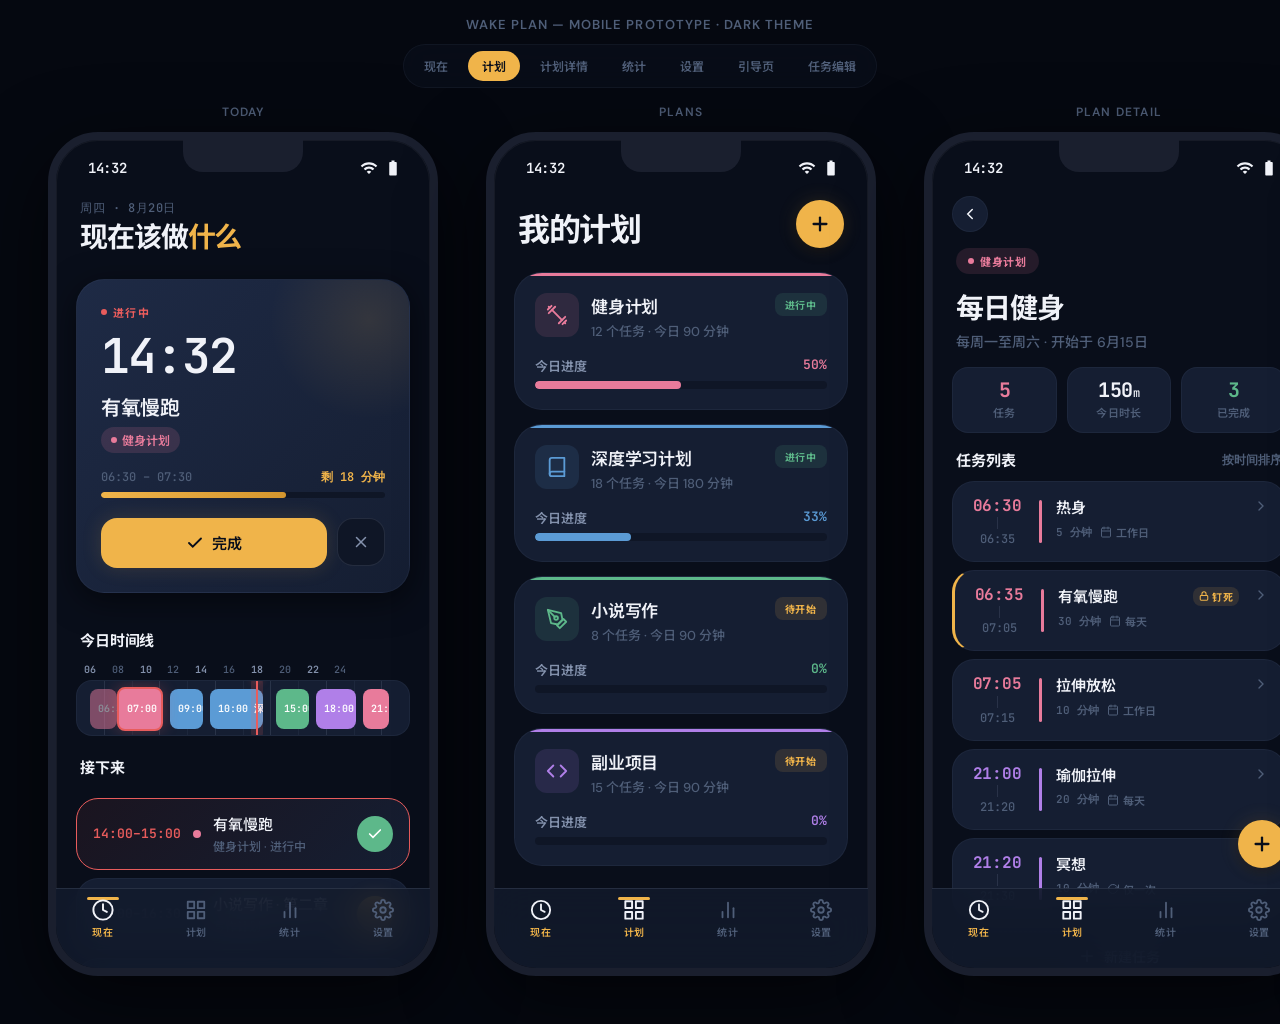
<file: design-prototype.html>
<!DOCTYPE html>
<html lang="zh-CN">
<head>
<meta charset="UTF-8">
<meta name="viewport" content="width=device-width, initial-scale=1.0">
<title>Wake Plan — Mobile Prototype</title>
<link rel="preconnect" href="https://fonts.googleapis.com">
<link rel="preconnect" href="https://fonts.gstatic.com" crossorigin>
<link href="https://fonts.googleapis.com/css2?family=DM+Sans:ital,opsz,wght@0,9..40,400;0,9..40,500;0,9..40,600;0,9..40,700;1,9..40,400&family=JetBrains+Mono:wght@400;500;600&family=Noto+Sans+SC:wght@400;500;600;700&display=swap" rel="stylesheet">
<style>
*,*::before,*::after{margin:0;padding:0;box-sizing:border-box}
:root{
  /* Dark theme — primary */
  --bg:#090E1A;
  --bg-elevated:#121A2C;
  --bg-card:#151E32;
  --bg-overlay:#0F1626;
  --bg-input:#0F1626;
  /* Primary — amber gold */
  --primary:#F0B44A;
  --primary-hover:#D4962E;
  --primary-surface:#2A210F;
  /* Text */
  --text-primary:#F0F2F8;
  --text-secondary:#8492AD;
  --text-tertiary:#4F5E78;
  --text-inverse:#090E1A;
  /* Border */
  --border:rgba(132,146,173,0.08);
  --border-strong:rgba(132,146,173,0.18);
  /* Semantic */
  --success:#5DB88A;
  --warning:#F0B44A;
  --error:#E85C5C;
  --info:#4A90D9;
  /* Plan colors */
  --plan-fitness:#E87B9B;
  --plan-study:#5B9BD5;
  --plan-writing:#5DB88A;
  --plan-sideproject:#B07FE8;
  /* Typography */
  --font-display:'DM Sans','Noto Sans SC',system-ui,sans-serif;
  --font-body:'DM Sans','Noto Sans SC',system-ui,sans-serif;
  --font-mono:'JetBrains Mono',monospace;
  /* Radius */
  --radius-sm:8px;
  --radius-md:12px;
  --radius-lg:16px;
  --radius-xl:22px;
  --radius-2xl:28px;
  --radius-full:9999px;
  /* Shadow */
  --shadow-sm:0 1px 2px rgba(0,0,0,0.3);
  --shadow-md:0 4px 12px rgba(0,0,0,0.4);
  --shadow-lg:0 8px 32px rgba(0,0,0,0.5);
  --shadow-glow:0 0 20px rgba(240,180,74,0.15);
}
html,body{height:100%;width:100%}
body{
  font-family:var(--font-body);
  background:#050810;
  color:var(--text-primary);
  margin:0;
  padding:0;
  overflow-x:auto;
  overflow-y:auto;
  -webkit-font-smoothing:antialiased;
}
.prototype-label{
  position:fixed;
  top:16px;
  left:50%;
  transform:translateX(-50%);
  font-family:var(--font-display);
  font-size:13px;
  font-weight:600;
  letter-spacing:0.08em;
  text-transform:uppercase;
  color:var(--text-tertiary);
  z-index:100;
  pointer-events:none;
}
/* Screen navigation bar */
.screen-nav{
  position:fixed;
  top:44px;
  left:50%;
  transform:translateX(-50%);
  display:flex;
  gap:6px;
  z-index:99;
  background:rgba(9,14,26,0.8);
  backdrop-filter:blur(16px);
  -webkit-backdrop-filter:blur(16px);
  padding:6px;
  border-radius:var(--radius-full);
  border:1px solid var(--border);
}
.screen-nav-btn{
  padding:6px 14px;
  background:transparent;
  border:none;
  border-radius:var(--radius-full);
  font-family:var(--font-display);
  font-size:12px;
  font-weight:600;
  color:var(--text-tertiary);
  cursor:pointer;
  transition:all 0.2s ease;
  white-space:nowrap;
}
.screen-nav-btn:hover{color:var(--text-secondary)}
.screen-nav-btn.active{
  background:var(--primary);
  color:var(--text-inverse);
}
.screens-wrapper{
  display:inline-flex;
  gap:48px;
  padding:104px 48px 48px;
  min-width:100%;
  justify-content:flex-start;
  align-items:flex-start;
}
.screen-container{
  display:flex;
  flex-direction:column;
  align-items:center;
  gap:12px;
}
.screen-title{
  font-family:var(--font-display);
  font-size:12px;
  font-weight:600;
  letter-spacing:0.1em;
  text-transform:uppercase;
  color:var(--text-tertiary);
}
/* Phone frame */
.phone{
  width:390px;
  height:844px;
  background:var(--bg);
  border-radius:50px;
  border:8px solid #1a1f2e;
  position:relative;
  overflow:hidden;
  box-shadow:0 25px 80px rgba(0,0,0,0.6),inset 0 0 0 1px rgba(255,255,255,0.05);
  flex-shrink:0;
}
.phone::before{
  content:'';
  position:absolute;
  top:0;
  left:50%;
  transform:translateX(-50%);
  width:120px;
  height:32px;
  background:#1a1f2e;
  border-radius:0 0 20px 20px;
  z-index:100;
}
/* Status bar */
.status-bar{
  position:absolute;
  top:0;
  left:0;
  right:0;
  height:44px;
  display:flex;
  justify-content:space-between;
  align-items:center;
  padding:0 28px 0 32px;
  font-family:var(--font-mono);
  font-size:14px;
  font-weight:600;
  z-index:50;
  padding-top:12px;
}
.status-bar .time{letter-spacing:-0.02em}
.status-bar .icons{display:flex;gap:6px;align-items:center}
.status-bar .icons svg{width:18px;height:18px;fill:var(--text-primary)}
/* Screen content */
.screen-content{
  position:absolute;
  top:0;left:0;right:0;bottom:0;
  overflow-y:auto;
  overflow-x:hidden;
  scrollbar-width:none;
}
.screen-content::-webkit-scrollbar{display:none}
/* Bottom nav */
.bottom-nav{
  position:absolute;
  bottom:0;left:0;right:0;
  height:80px;
  background:rgba(18,26,44,0.85);
  backdrop-filter:blur(20px);
  -webkit-backdrop-filter:blur(20px);
  border-top:0.5px solid var(--border-strong);
  display:flex;
  justify-content:space-around;
  align-items:center;
  padding-bottom:20px;
  z-index:40;
}
.nav-item{
  display:flex;
  flex-direction:column;
  align-items:center;
  gap:3px;
  cursor:pointer;
  padding:6px 12px;
  border-radius:var(--radius-full);
  transition:all 0.2s ease;
}
.nav-item.active{color:var(--text-primary)}
.nav-item:not(.active){color:var(--text-tertiary)}
.nav-item svg{width:22px;height:22px;transition:transform 0.2s ease}
.nav-item.active svg{transform:scale(1.05)}
.nav-item span{
  font-family:var(--font-display);
  font-size:10px;
  font-weight:600;
  letter-spacing:0.06em;
}
.nav-item.active span{color:var(--primary)}
.nav-pill{
  position:absolute;
  top:8px;
  width:32px;
  height:3px;
  background:var(--primary);
  border-radius:var(--radius-full);
  left:calc(12.5% - 16px);
  transition:left 0.3s cubic-bezier(0.34,1.56,0.64,1);
}
/* =============================================
   TODAY SCREEN
   ============================================= */
.today-screen{padding-top:44px}
.today-greeting{
  padding:16px 24px 8px;
}
.today-date{
  font-family:var(--font-mono);
  font-size:12px;
  font-weight:500;
  color:var(--text-tertiary);
  letter-spacing:0.05em;
  text-transform:uppercase;
  margin-bottom:4px;
}
.today-title{
  font-family:var(--font-display);
  font-size:28px;
  font-weight:700;
  letter-spacing:-0.04em;
  line-height:1.2;
}
.today-title .highlight{color:var(--primary)}
/* Big now card */
.now-card{
  margin:16px 20px;
  background:linear-gradient(135deg,#1E2A45 0%,#151E32 100%);
  border-radius:var(--radius-2xl);
  padding:24px;
  position:relative;
  overflow:hidden;
  border:1px solid var(--border);
  box-shadow:var(--shadow-lg);
}
.now-card::before{
  content:'';
  position:absolute;
  top:-60px;right:-60px;
  width:200px;height:200px;
  background:radial-gradient(circle,rgba(240,180,74,0.12) 0%,transparent 70%);
  border-radius:50%;
}
.now-card .now-label{
  font-family:var(--font-display);
  font-size:11px;
  font-weight:700;
  letter-spacing:0.12em;
  text-transform:uppercase;
  color:var(--error);
  display:flex;
  align-items:center;
  gap:6px;
  margin-bottom:12px;
}
.now-card .now-label .dot{
  width:6px;height:6px;
  background:var(--error);
  border-radius:50%;
  animation:pulse 2s ease-in-out infinite;
}
@keyframes pulse{
  0%,100%{opacity:1;transform:scale(1)}
  50%{opacity:0.5;transform:scale(0.8)}
}
.now-card .now-time-big{
  font-family:var(--font-mono);
  font-size:48px;
  font-weight:600;
  letter-spacing:-0.04em;
  line-height:1;
  margin-bottom:12px;
  font-variant-numeric:tabular-nums;
}
.now-card .now-task-name{
  font-family:var(--font-display);
  font-size:20px;
  font-weight:600;
  letter-spacing:-0.02em;
  margin-bottom:6px;
}
.now-card .now-plan-tag{
  display:inline-flex;
  align-items:center;
  gap:5px;
  padding:4px 10px;
  background:var(--plan-fitness);
  background:rgba(232,123,155,0.15);
  border-radius:var(--radius-full);
  font-size:12px;
  font-weight:600;
  color:var(--plan-fitness);
}
.now-card .now-plan-tag .dot{
  width:6px;height:6px;
  background:var(--plan-fitness);
  border-radius:50%;
}
.now-card .now-actions{
  display:flex;
  gap:10px;
  margin-top:20px;
  position:relative;
  z-index:1;
}
.btn-complete{
  flex:1;
  padding:14px 20px;
  background:var(--primary);
  color:var(--text-inverse);
  border:none;
  border-radius:var(--radius-lg);
  font-family:var(--font-display);
  font-size:15px;
  font-weight:600;
  cursor:pointer;
  display:flex;
  align-items:center;
  justify-content:center;
  gap:8px;
  transition:all 0.2s ease;
  box-shadow:var(--shadow-glow);
}
.btn-complete:hover{background:var(--primary-hover);transform:translateY(-1px)}
.btn-skip{
  width:48px;height:48px;
  background:var(--bg-overlay);
  border:1px solid var(--border-strong);
  border-radius:var(--radius-lg);
  color:var(--text-secondary);
  cursor:pointer;
  display:flex;
  align-items:center;
  justify-content:center;
  transition:all 0.2s ease;
}
.btn-skip:hover{background:var(--bg-elevated);color:var(--text-primary)}
.btn-skip svg{width:18px;height:18px}
/* Countdown bar */
.countdown-bar{
  margin-top:16px;
  position:relative;
  z-index:1;
}
.countdown-bar .countdown-label{
  display:flex;
  justify-content:space-between;
  font-family:var(--font-mono);
  font-size:12px;
  font-weight:500;
  color:var(--text-tertiary);
  margin-bottom:6px;
}
.countdown-bar .countdown-label .remaining{color:var(--primary);font-weight:600}
.countdown-bar .track{
  height:6px;
  background:var(--bg-overlay);
  border-radius:var(--radius-full);
  overflow:hidden;
}
.countdown-bar .fill{
  height:100%;
  width:65%;
  background:linear-gradient(90deg,var(--primary),var(--primary-hover));
  border-radius:var(--radius-full);
  transition:width 1s ease;
}
/* Timeline section */
.section-header{
  display:flex;
  justify-content:space-between;
  align-items:center;
  padding:20px 24px 12px;
}
.section-title{
  font-family:var(--font-display);
  font-size:15px;
  font-weight:700;
  letter-spacing:-0.01em;
}
.section-action{
  font-family:var(--font-display);
  font-size:13px;
  font-weight:600;
  color:var(--primary);
  cursor:pointer;
}
/* Horizontal timeline */
.timeline-wrapper{
  padding:0 20px;
  overflow-x:auto;
  scrollbar-width:none;
}
.timeline-wrapper::-webkit-scrollbar{display:none}
.timeline-container{
  min-width:100%;
  position:relative;
}
.timeline-hours{
  display:flex;
  padding-left:0;
  margin-bottom:4px;
  position:relative;
}
.timeline-hour{
  font-family:var(--font-mono);
  font-size:10px;
  font-weight:500;
  color:var(--text-tertiary);
  min-width:calc(100% / 12);
  text-align:center;
}
.timeline-hour.major{color:var(--text-secondary);font-weight:600}
.timeline-track{
  height:56px;
  background:var(--bg-card);
  border-radius:var(--radius-lg);
  position:relative;
  overflow:hidden;
  border:1px solid var(--border);
}
.timeline-grid{
  position:absolute;
  top:0;left:0;right:0;bottom:0;
  display:flex;
}
.timeline-grid-line{
  flex:1;
  border-right:1px solid var(--border);
}
.timeline-grid-line:last-child{border-right:none}
.timeline-grid-line.major{border-right-color:var(--border-strong)}
.timeline-task{
  position:absolute;
  top:8px;
  height:40px;
  border-radius:8px;
  padding:0 8px;
  display:flex;
  align-items:center;
  gap:6px;
  font-family:var(--font-mono);
  font-size:10px;
  font-weight:600;
  color:white;
  cursor:pointer;
  transition:transform 0.15s ease,box-shadow 0.15s ease;
  overflow:hidden;
  white-space:nowrap;
}
.timeline-task:hover{transform:scaleY(1.05);box-shadow:var(--shadow-md)}
.timeline-task.current{
  border:2px solid var(--error);
  top:6px;
  height:44px;
  z-index:2;
  box-shadow:0 0 16px rgba(232,92,92,0.3);
}
.timeline-task.done{opacity:0.5}
.timeline-now-line{
  position:absolute;
  top:-4px;
  bottom:-4px;
  width:2px;
  background:var(--error);
  z-index:3;
  left:54%;
}
.timeline-now-line::before{
  content:'';
  position:absolute;
  top:-4px;left:50%;
  transform:translateX(-50%);
  width:8px;height:8px;
  background:var(--error);
  border-radius:50%;
  box-shadow:0 0 8px rgba(232,92,92,0.5);
}
.timeline-now-line::after{
  content:'';
  position:absolute;
  top:0;bottom:0;left:50%;
  transform:translateX(-50%);
  width:12px;
  background:rgba(232,92,92,0.15);
  border-radius:var(--radius-full);
}
/* Upcoming tasks */
.tasks-list{
  padding:8px 20px 100px;
  display:flex;
  flex-direction:column;
  gap:8px;
}
.task-card{
  background:var(--bg-card);
  border-radius:var(--radius-xl);
  padding:14px 16px;
  display:flex;
  align-items:center;
  gap:12px;
  border:1px solid var(--border);
  transition:all 0.2s ease;
  cursor:pointer;
}
.task-card:hover{border-color:var(--border-strong);transform:translateX(2px)}
.task-card.in-progress{
  border-color:var(--error);
  background:linear-gradient(135deg,rgba(232,92,92,0.08) 0%,var(--bg-card) 100%);
}
.task-card.completed{opacity:0.5}
.task-card.completed .task-title{text-decoration:line-through}
.task-time{
  font-family:var(--font-mono);
  font-size:13px;
  font-weight:600;
  color:var(--text-secondary);
  min-width:72px;
  font-variant-numeric:tabular-nums;
}
.task-card.in-progress .task-time{color:var(--error)}
.task-plan-dot{
  width:8px;height:8px;
  border-radius:50%;
  flex-shrink:0;
}
.task-info{flex:1;min-width:0}
.task-title{
  font-family:var(--font-display);
  font-size:15px;
  font-weight:500;
  letter-spacing:-0.01em;
  margin-bottom:2px;
  white-space:nowrap;
  overflow:hidden;
  text-overflow:ellipsis;
}
.task-plan-name{
  font-size:12px;
  color:var(--text-tertiary);
  font-weight:500;
}
.task-action{
  width:36px;height:36px;
  border-radius:var(--radius-full);
  border:none;
  cursor:pointer;
  display:flex;
  align-items:center;
  justify-content:center;
  transition:all 0.2s ease;
  flex-shrink:0;
}
.task-action.start{
  background:var(--primary);
  color:var(--text-inverse);
  box-shadow:var(--shadow-glow);
}
.task-action.start:hover{background:var(--primary-hover);transform:scale(1.05)}
.task-action.complete{
  background:var(--success);
  color:white;
}
.task-action.skip{
  background:transparent;
  color:var(--text-tertiary);
}
.task-action svg{width:16px;height:16px}
/* =============================================
   PLANS SCREEN
   ============================================= */
.plans-screen{padding-top:44px}
.screen-header{
  padding:16px 24px 8px;
  display:flex;
  justify-content:space-between;
  align-items:flex-end;
}
.screen-header h1{
  font-family:var(--font-display);
  font-size:32px;
  font-weight:700;
  letter-spacing:-0.04em;
  line-height:1.1;
}
.fab{
  width:48px;height:48px;
  background:var(--primary);
  border-radius:var(--radius-full);
  border:none;
  cursor:pointer;
  display:flex;
  align-items:center;
  justify-content:center;
  color:var(--text-inverse);
  box-shadow:var(--shadow-glow),var(--shadow-md);
  transition:all 0.2s ease;
}
.fab:hover{background:var(--primary-hover);transform:scale(1.05)}
.fab svg{width:22px;height:22px}
.plan-cards{
  padding:16px 20px 100px;
  display:flex;
  flex-direction:column;
  gap:14px;
}
.plan-card-item{
  background:var(--bg-card);
  border-radius:var(--radius-2xl);
  padding:20px;
  border:1px solid var(--border);
  cursor:pointer;
  transition:all 0.3s cubic-bezier(0.34,1.56,0.64,1);
  position:relative;
  overflow:hidden;
}
.plan-card-item::after{
  content:'';
  position:absolute;
  top:0;left:0;right:0;
  height:3px;
  border-radius:var(--radius-2xl) var(--radius-2xl) 0 0;
}
.plan-card-item:nth-child(1)::after{background:var(--plan-fitness)}
.plan-card-item:nth-child(2)::after{background:var(--plan-study)}
.plan-card-item:nth-child(3)::after{background:var(--plan-writing)}
.plan-card-item:nth-child(4)::after{background:var(--plan-sideproject)}
.plan-card-item:hover{transform:translateY(-2px);box-shadow:var(--shadow-lg);border-color:var(--border-strong)}
.plan-card-top{
  display:flex;
  align-items:flex-start;
  gap:12px;
  margin-bottom:16px;
}
.plan-icon{
  width:44px;height:44px;
  border-radius:var(--radius-md);
  display:flex;
  align-items:center;
  justify-content:center;
  flex-shrink:0;
}
.plan-icon svg{width:22px;height:22px}
.plan-icon.fitness{background:rgba(232,123,155,0.12);color:var(--plan-fitness)}
.plan-icon.study{background:rgba(91,155,213,0.12);color:var(--plan-study)}
.plan-icon.writing{background:rgba(93,184,138,0.12);color:var(--plan-writing)}
.plan-icon.sideproject{background:rgba(176,127,232,0.12);color:var(--plan-sideproject)}
.plan-meta{flex:1}
.plan-name{
  font-family:var(--font-display);
  font-size:17px;
  font-weight:600;
  letter-spacing:-0.01em;
  margin-bottom:3px;
}
.plan-stats{
  font-size:13px;
  color:var(--text-tertiary);
  font-weight:500;
}
.plan-status-badge{
  padding:4px 10px;
  border-radius:var(--radius-sm);
  font-size:10px;
  font-weight:700;
  letter-spacing:0.08em;
  text-transform:uppercase;
}
.plan-status-badge.active{background:rgba(93,184,138,0.12);color:var(--success)}
.plan-status-badge.upcoming{background:rgba(240,180,74,0.12);color:var(--warning)}
.plan-progress-section{}
.plan-progress-label{
  display:flex;
  justify-content:space-between;
  font-size:13px;
  font-weight:600;
  color:var(--text-secondary);
  margin-bottom:6px;
}
.plan-progress-label .percent{font-family:var(--font-mono);font-weight:600}
.plan-progress-track{
  height:8px;
  background:var(--bg-overlay);
  border-radius:var(--radius-full);
  overflow:hidden;
}
.plan-progress-fill{
  height:100%;
  border-radius:var(--radius-full);
  transition:width 1s ease;
}
/* =============================================
   PLAN DETAIL SCREEN
   ============================================= */
.plan-detail-screen{padding-top:44px}
.detail-nav{
  display:flex;
  align-items:center;
  padding:12px 20px 8px;
  gap:8px;
}
.back-btn{
  width:36px;height:36px;
  background:var(--bg-card);
  border:1px solid var(--border);
  border-radius:var(--radius-full);
  cursor:pointer;
  display:flex;
  align-items:center;
  justify-content:center;
  color:var(--text-primary);
  transition:all 0.2s ease;
}
.back-btn:hover{background:var(--bg-elevated)}
.back-btn svg{width:18px;height:18px}
.detail-title-section{
  padding:8px 24px 16px;
}
.detail-plan-badge{
  display:inline-flex;
  align-items:center;
  gap:6px;
  padding:5px 12px;
  border-radius:var(--radius-full);
  font-size:11px;
  font-weight:700;
  letter-spacing:0.06em;
  text-transform:uppercase;
  margin-bottom:12px;
}
.detail-plan-badge .dot{width:6px;height:6px;border-radius:50%}
.detail-plan-badge.fitness{background:rgba(232,123,155,0.12);color:var(--plan-fitness)}
.detail-plan-badge.fitness .dot{background:var(--plan-fitness)}
.detail-title{
  font-family:var(--font-display);
  font-size:28px;
  font-weight:700;
  letter-spacing:-0.04em;
  margin-bottom:4px;
}
.detail-subtitle{
  font-size:14px;
  color:var(--text-tertiary);
  font-weight:500;
}
/* Plan detail stats bar */
.detail-stats-bar{
  display:flex;
  gap:10px;
  padding:0 20px 16px;
}
.detail-stat-pill{
  flex:1;
  background:var(--bg-card);
  border:1px solid var(--border);
  border-radius:var(--radius-lg);
  padding:12px;
  text-align:center;
}
.detail-stat-value{
  font-family:var(--font-mono);
  font-size:20px;
  font-weight:700;
  letter-spacing:-0.02em;
  color:var(--text-primary);
  line-height:1;
  margin-bottom:4px;
}
.detail-stat-label{
  font-size:11px;
  font-weight:600;
  color:var(--text-tertiary);
  letter-spacing:0.04em;
}
/* Flat tasks list */
.detail-tasks-header{
  display:flex;
  justify-content:space-between;
  align-items:center;
  padding:0 24px 10px;
}
.detail-tasks-title{
  font-family:var(--font-display);
  font-size:15px;
  font-weight:700;
  letter-spacing:-0.01em;
}
.detail-tasks-count{
  font-family:var(--font-mono);
  font-size:12px;
  font-weight:600;
  color:var(--text-tertiary);
}
.tasks-list-flat{
  padding:0 20px 100px;
  display:flex;
  flex-direction:column;
  gap:8px;
}
/* Task detail card — flat model, each task has its own time */
.task-detail-card{
  background:var(--bg-card);
  border-radius:var(--radius-xl);
  border:1px solid var(--border);
  padding:14px 16px;
  display:flex;
  align-items:flex-start;
  gap:14px;
  cursor:pointer;
  transition:all 0.2s ease;
}
.task-detail-card:hover{
  border-color:var(--border-strong);
  transform:translateX(2px);
}
.task-detail-card.locked{
  border-left:3px solid var(--warning);
}
.task-time-block{
  flex-shrink:0;
  display:flex;
  flex-direction:column;
  align-items:center;
  min-width:56px;
}
.task-start-time{
  font-family:var(--font-mono);
  font-size:16px;
  font-weight:700;
  letter-spacing:-0.02em;
  color:var(--text-primary);
  line-height:1.2;
  font-variant-numeric:tabular-nums;
}
.task-time-dash{
  width:1px;
  height:12px;
  background:var(--border-strong);
  margin:2px 0;
}
.task-end-time{
  font-family:var(--font-mono);
  font-size:12px;
  font-weight:500;
  color:var(--text-tertiary);
  font-variant-numeric:tabular-nums;
}
.task-color-bar{
  width:3px;
  align-self:stretch;
  border-radius:var(--radius-full);
  flex-shrink:0;
  margin:4px 0;
}
.task-detail-content{flex:1;min-width:0}
.task-detail-title-row{
  display:flex;
  align-items:center;
  gap:8px;
  margin-bottom:6px;
}
.task-detail-title{
  font-family:var(--font-display);
  font-size:15px;
  font-weight:600;
  letter-spacing:-0.01em;
  flex:1;
  white-space:nowrap;
  overflow:hidden;
  text-overflow:ellipsis;
}
.task-locked-badge{
  display:inline-flex;
  align-items:center;
  gap:3px;
  padding:2px 6px;
  background:rgba(240,180,74,0.12);
  border-radius:var(--radius-sm);
  font-size:10px;
  font-weight:700;
  color:var(--warning);
  letter-spacing:0.04em;
}
.task-locked-badge svg{width:10px;height:10px}
.task-meta-row{
  display:flex;
  align-items:center;
  gap:8px;
  flex-wrap:wrap;
}
.task-repeat-tag{
  display:inline-flex;
  align-items:center;
  gap:4px;
  font-size:11px;
  font-weight:600;
  color:var(--text-tertiary);
}
.task-repeat-tag svg{width:12px;height:12px}
.task-duration-tag{
  font-family:var(--font-mono);
  font-size:11px;
  font-weight:600;
  color:var(--text-tertiary);
}
.task-chevron{color:var(--text-tertiary);flex-shrink:0;margin-top:2px}
.task-chevron svg{width:16px;height:16px}
/* Add task button */
.add-task-btn-flat{
  margin-top:4px;
  padding:14px;
  background:transparent;
  border:1.5px dashed var(--border-strong);
  border-radius:var(--radius-xl);
  color:var(--text-tertiary);
  font-family:var(--font-display);
  font-size:14px;
  font-weight:600;
  cursor:pointer;
  display:flex;
  align-items:center;
  justify-content:center;
  gap:8px;
  transition:all 0.2s ease;
}
.add-task-btn-flat:hover{
  border-color:var(--primary);
  color:var(--primary);
  background:var(--primary-surface);
}
/* =============================================
   STATS SCREEN
   ============================================= */
.stats-screen{padding-top:44px}
.stats-header{
  padding:16px 24px 8px;
}
.stats-header h1{
  font-family:var(--font-display);
  font-size:32px;
  font-weight:700;
  letter-spacing:-0.04em;
  line-height:1.1;
}
.stats-period-toggle{
  display:flex;
  margin:16px 20px;
  background:var(--bg-card);
  border-radius:var(--radius-lg);
  padding:4px;
  border:1px solid var(--border);
}
.period-btn{
  flex:1;
  padding:8px;
  border:none;
  background:transparent;
  color:var(--text-tertiary);
  font-family:var(--font-display);
  font-size:13px;
  font-weight:600;
  border-radius:var(--radius-md);
  cursor:pointer;
  transition:all 0.2s ease;
}
.period-btn.active{
  background:var(--primary);
  color:var(--text-inverse);
}
.stats-cards{
  padding:0 20px;
  display:grid;
  grid-template-columns:1fr 1fr;
  gap:10px;
  margin-bottom:20px;
}
.stat-card{
  background:var(--bg-card);
  border-radius:var(--radius-xl);
  padding:16px;
  border:1px solid var(--border);
}
.stat-label{
  font-size:12px;
  font-weight:600;
  color:var(--text-tertiary);
  letter-spacing:0.03em;
  margin-bottom:8px;
}
.stat-value{
  font-family:var(--font-mono);
  font-size:28px;
  font-weight:700;
  letter-spacing:-0.04em;
  line-height:1;
  margin-bottom:4px;
}
.stat-value.primary{color:var(--primary)}
.stat-value.success{color:var(--success)}
.stat-value.warning{color:var(--warning)}
.stat-change{
  font-size:11px;
  font-weight:600;
  display:flex;
  align-items:center;
  gap:3px;
}
.stat-change.up{color:var(--success)}
.stat-change.down{color:var(--error)}
/* Chart card */
.chart-card{
  margin:0 20px 16px;
  background:var(--bg-card);
  border-radius:var(--radius-xl);
  padding:20px;
  border:1px solid var(--border);
}
.chart-title{
  font-family:var(--font-display);
  font-size:15px;
  font-weight:700;
  margin-bottom:16px;
}
.chart-area{
  height:140px;
  position:relative;
  display:flex;
  align-items:flex-end;
  gap:8px;
  padding-bottom:24px;
}
.chart-bar-group{
  flex:1;
  display:flex;
  flex-direction:column;
  align-items:center;
  gap:6px;
}
.chart-bar-stack{
  width:100%;
  display:flex;
  flex-direction:column;
  justify-content:flex-end;
  height:100px;
  gap:2px;
}
.chart-bar{
  width:100%;
  border-radius:4px 4px 0 0;
  min-height:4px;
  transition:height 0.5s ease;
}
.chart-bar.fitness{background:var(--plan-fitness)}
.chart-bar.study{background:var(--plan-study)}
.chart-bar.writing{background:var(--plan-writing)}
.chart-bar.sideproject{background:var(--plan-sideproject)}
.chart-label{
  font-family:var(--font-mono);
  font-size:10px;
  color:var(--text-tertiary);
  font-weight:500;
}
/* Line chart */
.line-chart{
  height:100px;
  position:relative;
  margin-top:8px;
}
.line-chart svg{width:100%;height:100%}
.chart-legend{
  display:flex;
  gap:16px;
  margin-top:12px;
  padding-top:12px;
  border-top:1px solid var(--border);
}
.legend-item{
  display:flex;
  align-items:center;
  gap:5px;
  font-size:11px;
  font-weight:600;
  color:var(--text-secondary);
}
.legend-dot{
  width:8px;height:8px;
  border-radius:50%;
}
/* =============================================
   SETTINGS SCREEN
   ============================================= */
.settings-screen{padding-top:44px;padding-bottom:100px}
.settings-header{
  padding:16px 24px 16px;
}
.settings-header h1{
  font-family:var(--font-display);
  font-size:32px;
  font-weight:700;
  letter-spacing:-0.04em;
  line-height:1.1;
}
.settings-section{
  padding:0 20px;
  margin-bottom:24px;
}
.settings-section-title{
  font-family:var(--font-display);
  font-size:12px;
  font-weight:700;
  letter-spacing:0.1em;
  text-transform:uppercase;
  color:var(--text-tertiary);
  padding:0 4px 8px;
}
.settings-card{
  background:var(--bg-card);
  border-radius:var(--radius-xl);
  border:1px solid var(--border);
  overflow:hidden;
}
.setting-item{
  display:flex;
  align-items:center;
  padding:14px 16px;
  gap:12px;
  border-bottom:1px solid var(--border);
  cursor:pointer;
  transition:background 0.15s ease;
}
.setting-item:last-child{border-bottom:none}
.setting-item:hover{background:var(--bg-overlay)}
.setting-icon{
  width:36px;height:36px;
  border-radius:var(--radius-md);
  display:flex;
  align-items:center;
  justify-content:center;
  flex-shrink:0;
}
.setting-icon svg{width:18px;height:18px}
.setting-icon.amber{background:rgba(240,180,74,0.12);color:var(--primary)}
.setting-icon.blue{background:rgba(74,144,217,0.12);color:var(--info)}
.setting-icon.green{background:rgba(93,184,138,0.12);color:var(--success)}
.setting-icon.red{background:rgba(232,92,92,0.12);color:var(--error)}
.setting-icon.purple{background:rgba(176,127,232,0.12);color:var(--plan-sideproject)}
.setting-info{flex:1}
.setting-name{
  font-family:var(--font-display);
  font-size:15px;
  font-weight:500;
  margin-bottom:2px;
}
.setting-desc{
  font-size:12px;
  color:var(--text-tertiary);
  font-weight:500;
}
.setting-arrow{color:var(--text-tertiary)}
.setting-arrow svg{width:16px;height:16px}
/* Toggle */
.toggle{
  width:48px;height:28px;
  background:var(--bg-overlay);
  border-radius:var(--radius-full);
  position:relative;
  cursor:pointer;
  transition:background 0.2s ease;
  border:1px solid var(--border-strong);
}
.toggle.on{background:var(--primary);border-color:var(--primary)}
.toggle-thumb{
  position:absolute;
  top:2px;left:2px;
  width:22px;height:22px;
  background:white;
  border-radius:50%;
  transition:transform 0.2s cubic-bezier(0.34,1.56,0.64,1);
  box-shadow:0 1px 3px rgba(0,0,0,0.3);
}
.toggle.on .toggle-thumb{transform:translateX(20px)}
/* About section */
.about-card{
  margin:0 20px;
  background:var(--bg-card);
  border-radius:var(--radius-xl);
  padding:20px;
  border:1px solid var(--border);
  text-align:center;
}
.app-icon{
  width:64px;height:64px;
  background:linear-gradient(135deg,var(--primary) 0%,var(--primary-hover) 100%);
  border-radius:var(--radius-lg);
  margin:0 auto 12px;
  display:flex;
  align-items:center;
  justify-content:center;
  font-family:var(--font-display);
  font-size:28px;
  font-weight:700;
  color:var(--text-inverse);
  box-shadow:var(--shadow-glow);
}
.app-name{
  font-family:var(--font-display);
  font-size:18px;
  font-weight:700;
  margin-bottom:4px;
}
.app-version{
  font-family:var(--font-mono);
  font-size:12px;
  color:var(--text-tertiary);
  font-weight:500;
  margin-bottom:12px;
}
.privacy-points{
  text-align:left;
  display:flex;
  flex-direction:column;
  gap:8px;
}
.privacy-point{
  display:flex;
  align-items:flex-start;
  gap:8px;
  font-size:13px;
  color:var(--text-secondary);
  font-weight:500;
}
.privacy-point svg{width:16px;height:16px;color:var(--success);flex-shrink:0;margin-top:1px}
/* =============================================
   ONBOARDING / SPLASH
   ============================================= */
.onboarding-screen{
  background:linear-gradient(160deg,#0F1626 0%,#090E1A 50%,#050810 100%);
  display:flex;
  flex-direction:column;
  align-items:center;
  justify-content:center;
  padding:60px 40px;
  height:100%;
  position:relative;
  overflow:hidden;
}
.onboarding-screen::before{
  content:'';
  position:absolute;
  top:-200px;left:-100px;
  width:400px;height:400px;
  background:radial-gradient(circle,rgba(240,180,74,0.08) 0%,transparent 70%);
  border-radius:50%;
}
.onboarding-screen::after{
  content:'';
  position:absolute;
  bottom:-200px;right:-100px;
  width:500px;height:500px;
  background:radial-gradient(circle,rgba(74,144,217,0.06) 0%,transparent 70%);
  border-radius:50%;
}
.onboarding-logo{
  width:80px;height:80px;
  background:linear-gradient(135deg,var(--primary) 0%,var(--primary-hover) 100%);
  border-radius:24px;
  display:flex;
  align-items:center;
  justify-content:center;
  font-family:var(--font-display);
  font-size:36px;
  font-weight:700;
  color:var(--text-inverse);
  margin-bottom:24px;
  box-shadow:0 8px 32px rgba(240,180,74,0.3);
  position:relative;
  z-index:1;
  animation:float 3s ease-in-out infinite;
}
@keyframes float{
  0%,100%{transform:translateY(0)}
  50%{transform:translateY(-8px)}
}
.onboarding-title{
  font-family:var(--font-display);
  font-size:36px;
  font-weight:700;
  letter-spacing:-0.04em;
  text-align:center;
  margin-bottom:12px;
  position:relative;
  z-index:1;
}
.onboarding-subtitle{
  font-size:16px;
  color:var(--text-secondary);
  text-align:center;
  line-height:1.6;
  margin-bottom:40px;
  position:relative;
  z-index:1;
  max-width:280px;
}
.onboarding-features{
  display:flex;
  flex-direction:column;
  gap:16px;
  width:100%;
  max-width:300px;
  margin-bottom:40px;
  position:relative;
  z-index:1;
}
.onboarding-feature{
  display:flex;
  align-items:center;
  gap:12px;
}
.feature-icon{
  width:40px;height:40px;
  border-radius:var(--radius-md);
  background:var(--bg-card);
  border:1px solid var(--border);
  display:flex;
  align-items:center;
  justify-content:center;
  flex-shrink:0;
}
.feature-icon svg{width:18px;height:18px;color:var(--primary)}
.feature-text{
  font-size:14px;
  font-weight:500;
  color:var(--text-secondary);
}
.feature-text strong{
  color:var(--text-primary);
  font-weight:600;
}
.onboarding-btn{
  width:100%;
  max-width:300px;
  padding:16px;
  background:var(--primary);
  color:var(--text-inverse);
  border:none;
  border-radius:var(--radius-lg);
  font-family:var(--font-display);
  font-size:16px;
  font-weight:600;
  cursor:pointer;
  box-shadow:var(--shadow-glow);
  transition:all 0.2s ease;
  position:relative;
  z-index:1;
}
.onboarding-btn:hover{background:var(--primary-hover);transform:translateY(-1px)}
/* FAB extended */
.fab-extended{
  position:absolute;
  bottom:100px;
  right:20px;
  padding:14px 20px;
  background:var(--primary);
  color:var(--text-inverse);
  border:none;
  border-radius:var(--radius-full);
  font-family:var(--font-display);
  font-size:14px;
  font-weight:600;
  cursor:pointer;
  display:flex;
  align-items:center;
  gap:8px;
  box-shadow:var(--shadow-glow),var(--shadow-lg);
  z-index:30;
  transition:all 0.2s ease;
}
.fab-extended:hover{background:var(--primary-hover);transform:scale(1.02)}
.fab-extended svg{width:18px;height:18px}
/* =============================================
   TASK EDITOR SCREEN
   ============================================= */
.task-editor-screen{padding-top:44px;padding-bottom:40px}
.editor-nav{
  display:flex;
  align-items:center;
  justify-content:space-between;
  padding:12px 20px 8px;
}
.editor-nav-left{display:flex;align-items:center;gap:8px}
.editor-cancel{
  font-family:var(--font-display);
  font-size:15px;
  font-weight:500;
  color:var(--text-secondary);
  background:none;
  border:none;
  cursor:pointer;
  padding:6px 0;
}
.editor-save{
  font-family:var(--font-display);
  font-size:15px;
  font-weight:600;
  color:var(--primary);
  background:none;
  border:none;
  cursor:pointer;
  padding:6px 0;
}
.editor-title{
  font-family:var(--font-display);
  font-size:17px;
  font-weight:600;
  letter-spacing:-0.01em;
}
.editor-form{
  padding:16px 20px 100px;
  display:flex;
  flex-direction:column;
  gap:16px;
}
.form-section{
  background:var(--bg-card);
  border-radius:var(--radius-xl);
  border:1px solid var(--border);
  overflow:hidden;
}
.form-input-group{
  padding:16px;
}
.form-label{
  font-family:var(--font-display);
  font-size:12px;
  font-weight:700;
  letter-spacing:0.08em;
  text-transform:uppercase;
  color:var(--text-tertiary);
  margin-bottom:8px;
}
.form-input{
  width:100%;
  background:transparent;
  border:none;
  font-family:var(--font-body);
  font-size:22px;
  font-weight:600;
  letter-spacing:-0.02em;
  color:var(--text-primary);
  outline:none;
  padding:0;
}
.form-input::placeholder{color:var(--text-tertiary);font-weight:400}
.form-divider{
  height:1px;
  background:var(--border);
  margin:0 16px;
}
.form-row{
  display:flex;
  align-items:center;
  justify-content:space-between;
  padding:14px 16px;
  gap:12px;
}
.form-row + .form-row{border-top:1px solid var(--border)}
.form-row-label{
  font-family:var(--font-display);
  font-size:15px;
  font-weight:500;
  display:flex;
  align-items:center;
  gap:10px;
}
.form-row-label .form-icon{
  width:28px;height:28px;
  border-radius:var(--radius-md);
  display:flex;
  align-items:center;
  justify-content:center;
}
.form-row-label .form-icon.amber{background:rgba(240,180,74,0.12);color:var(--primary)}
.form-row-label .form-icon.blue{background:rgba(74,144,217,0.12);color:var(--info)}
.form-row-label .form-icon.purple{background:rgba(176,127,232,0.12);color:var(--plan-sideproject)}
.form-row-label .form-icon.green{background:rgba(93,184,138,0.12);color:var(--success)}
.form-row-label .form-icon svg{width:14px;height:14px}
.form-row-value{
  display:flex;
  align-items:center;
  gap:6px;
  font-family:var(--font-mono);
  font-size:15px;
  font-weight:600;
  color:var(--primary);
}
.form-row-value.secondary{color:var(--text-secondary);font-family:var(--font-body);font-weight:500}
.form-row-value svg{width:14px;height:14px;color:var(--text-tertiary)}
.time-picker-row{
  display:flex;
  gap:12px;
  padding:16px;
}
.time-picker-btn{
  flex:1;
  padding:14px;
  background:var(--bg-overlay);
  border:1px solid var(--border);
  border-radius:var(--radius-lg);
  font-family:var(--font-mono);
  font-size:24px;
  font-weight:700;
  letter-spacing:-0.02em;
  color:var(--text-primary);
  cursor:pointer;
  display:flex;
  flex-direction:column;
  align-items:center;
  gap:4px;
  transition:all 0.2s ease;
}
.time-picker-btn:hover{border-color:var(--primary);background:var(--primary-surface)}
.time-picker-btn .time-label{
  font-family:var(--font-display);
  font-size:10px;
  font-weight:700;
  letter-spacing:0.08em;
  text-transform:uppercase;
  color:var(--text-tertiary);
}
.repeat-options{
  display:flex;
  flex-wrap:wrap;
  gap:8px;
  padding:0 16px 16px;
}
.repeat-chip{
  padding:8px 14px;
  background:var(--bg-overlay);
  border:1px solid var(--border);
  border-radius:var(--radius-full);
  font-family:var(--font-display);
  font-size:13px;
  font-weight:600;
  color:var(--text-secondary);
  cursor:pointer;
  transition:all 0.2s ease;
}
.repeat-chip.active{
  background:var(--primary);
  border-color:var(--primary);
  color:var(--text-inverse);
}
.repeat-chip:hover:not(.active){border-color:var(--border-strong);color:var(--text-primary)}
.weekday-selector{
  display:flex;
  gap:6px;
  padding:0 16px 16px;
}
.weekday-btn{
  flex:1;
  aspect-ratio:1;
  max-width:40px;
  background:var(--bg-overlay);
  border:1px solid var(--border);
  border-radius:var(--radius-md);
  font-family:var(--font-display);
  font-size:12px;
  font-weight:600;
  color:var(--text-secondary);
  cursor:pointer;
  display:flex;
  align-items:center;
  justify-content:center;
  transition:all 0.2s ease;
}
.weekday-btn.active{
  background:var(--primary);
  border-color:var(--primary);
  color:var(--text-inverse);
}
.form-textarea{
  width:100%;
  background:transparent;
  border:none;
  font-family:var(--font-body);
  font-size:15px;
  font-weight:400;
  color:var(--text-primary);
  outline:none;
  resize:none;
  min-height:60px;
  line-height:1.5;
}
.form-textarea::placeholder{color:var(--text-tertiary)}
.delete-btn{
  margin:0 20px;
  padding:14px;
  background:rgba(232,92,92,0.08);
  border:1px solid rgba(232,92,92,0.2);
  border-radius:var(--radius-xl);
  font-family:var(--font-display);
  font-size:15px;
  font-weight:600;
  color:var(--error);
  cursor:pointer;
  display:flex;
  align-items:center;
  justify-content:center;
  gap:8px;
  transition:all 0.2s ease;
}
.delete-btn:hover{background:rgba(232,92,92,0.15)}
.delete-btn svg{width:16px;height:16px}
/* Active nav states per screen */
.phone#screen-today .nav-pill{left:calc(12.5% - 16px)}
.phone#screen-plans .nav-pill{left:calc(37.5% - 16px)}
.phone#screen-stats .nav-pill{left:calc(62.5% - 16px)}
.phone#screen-settings .nav-pill{left:calc(87.5% - 16px)}
.phone#screen-today .nav-item:nth-child(1){color:var(--text-primary)}
.phone#screen-today .nav-item:nth-child(1) span{color:var(--primary)}
.phone#screen-plans .nav-item:nth-child(2){color:var(--text-primary)}
.phone#screen-plans .nav-item:nth-child(2) span{color:var(--primary)}
.phone#screen-stats .nav-item:nth-child(3){color:var(--text-primary)}
.phone#screen-stats .nav-item:nth-child(3) span{color:var(--primary)}
.phone#screen-settings .nav-item:nth-child(4){color:var(--text-primary)}
.phone#screen-settings .nav-item:nth-child(4) span{color:var(--primary)}
</style>
</head>
<body>

<div class="prototype-label">Wake Plan — Mobile Prototype · Dark Theme</div>

<!-- Screen nav -->
<div class="screen-nav">
  <button class="screen-nav-btn active" data-target="0">现在</button>
  <button class="screen-nav-btn" data-target="1">计划</button>
  <button class="screen-nav-btn" data-target="2">计划详情</button>
  <button class="screen-nav-btn" data-target="3">统计</button>
  <button class="screen-nav-btn" data-target="4">设置</button>
  <button class="screen-nav-btn" data-target="5">引导页</button>
  <button class="screen-nav-btn" data-target="6">任务编辑</button>
</div>

<div class="screens-wrapper">

<!-- ============ SCREEN 1: TODAY ============ -->
<div class="screen-container">
<div class="screen-title">Today</div>
<div class="phone" id="screen-today">
  <div class="status-bar">
    <span class="time">14:32</span>
    <div class="icons">
      <svg viewBox="0 0 24 24"><path d="M1 9l2 2c4.97-4.97 13.03-4.97 18 0l2-2C16.93 2.93 7.08 2.93 1 9zm8 8l3 3 3-3c-1.65-1.66-4.34-1.66-6 0zm-4-4l2 2c2.76-2.76 7.24-2.76 10 0l2-2C15.14 9.14 8.87 9.14 5 13z"/></svg>
      <svg viewBox="0 0 24 24"><path d="M15.67 4H14V2h-4v2H8.33C7.6 4 7 4.6 7 5.33v15.33C7 21.4 7.6 22 8.33 22h7.33c.74 0 1.34-.6 1.34-1.33V5.33C17 4.6 16.4 4 15.67 4z"/></svg>
    </div>
  </div>
  <div class="screen-content today-screen">
    <div class="today-greeting">
      <div class="today-date">周四 · 8月20日</div>
      <h1 class="today-title">现在该做<span class="highlight">什么</span></h1>
    </div>

    <!-- Now Card -->
    <div class="now-card">
      <div class="now-label"><span class="dot"></span>进行中</div>
      <div class="now-time-big">14:32</div>
      <div class="now-task-name">有氧慢跑</div>
      <div class="now-plan-tag"><span class="dot"></span>健身计划</div>
      <div class="countdown-bar">
        <div class="countdown-label">
          <span>06:30 – 07:30</span>
          <span class="remaining">剩 18 分钟</span>
        </div>
        <div class="track"><div class="fill"></div></div>
      </div>
      <div class="now-actions">
        <button class="btn-complete">
          <svg width="18" height="18" viewBox="0 0 24 24" fill="none" stroke="currentColor" stroke-width="2.5" stroke-linecap="round"><polyline points="20 6 9 17 4 12"/></svg>
          完成
        </button>
        <button class="btn-skip">
          <svg width="18" height="18" viewBox="0 0 24 24" fill="none" stroke="currentColor" stroke-width="2" stroke-linecap="round"><line x1="18" y1="6" x2="6" y2="18"/><line x1="6" y1="6" x2="18" y2="18"/></svg>
        </button>
      </div>
    </div>

    <!-- Timeline -->
    <div class="section-header">
      <span class="section-title">今日时间线</span>
    </div>
    <div class="timeline-wrapper">
      <div class="timeline-container">
        <div class="timeline-hours">
          <span class="timeline-hour major">06</span>
          <span class="timeline-hour">08</span>
          <span class="timeline-hour major">10</span>
          <span class="timeline-hour">12</span>
          <span class="timeline-hour major">14</span>
          <span class="timeline-hour">16</span>
          <span class="timeline-hour major">18</span>
          <span class="timeline-hour">20</span>
          <span class="timeline-hour major">22</span>
          <span class="timeline-hour">24</span>
        </div>
        <div class="timeline-track">
          <div class="timeline-grid">
            <div class="timeline-grid-line major"></div>
            <div class="timeline-grid-line"></div>
            <div class="timeline-grid-line major"></div>
            <div class="timeline-grid-line"></div>
            <div class="timeline-grid-line major"></div>
            <div class="timeline-grid-line"></div>
            <div class="timeline-grid-line major"></div>
            <div class="timeline-grid-line"></div>
            <div class="timeline-grid-line major"></div>
            <div class="timeline-grid-line"></div>
            <div class="timeline-grid-line major"></div>
            <div class="timeline-grid-line"></div>
          </div>
          <div class="timeline-task done" style="left:4%;width:8%;background:var(--plan-fitness)">06:30 热身</div>
          <div class="timeline-task current" style="left:12%;width:14%;background:var(--plan-fitness)">07:00 慢跑</div>
          <div class="timeline-task" style="left:28%;width:10%;background:var(--plan-study)">09:00 阅读</div>
          <div class="timeline-task" style="left:40%;width:16%;background:var(--plan-study)">10:00 深度工作</div>
          <div class="timeline-task" style="left:60%;width:10%;background:var(--plan-writing)">15:00 写作</div>
          <div class="timeline-task" style="left:72%;width:12%;background:var(--plan-sideproject)">18:00 副业</div>
          <div class="timeline-task" style="left:86%;width:8%;background:var(--plan-fitness)">21:00 拉伸</div>
          <div class="timeline-now-line"></div>
        </div>
      </div>
    </div>

    <!-- Upcoming tasks -->
    <div class="section-header">
      <span class="section-title">接下来</span>
    </div>
    <div class="tasks-list">
      <div class="task-card in-progress">
        <span class="task-time">14:00–15:00</span>
        <span class="task-plan-dot" style="background:var(--plan-fitness)"></span>
        <div class="task-info">
          <div class="task-title">有氧慢跑</div>
          <div class="task-plan-name">健身计划 · 进行中</div>
        </div>
        <button class="task-action complete">
          <svg viewBox="0 0 24 24" fill="none" stroke="currentColor" stroke-width="2.5" stroke-linecap="round"><polyline points="20 6 9 17 4 12"/></svg>
        </button>
      </div>
      <div class="task-card">
        <span class="task-time">15:00–16:30</span>
        <span class="task-plan-dot" style="background:var(--plan-writing)"></span>
        <div class="task-info">
          <div class="task-title">小说写作 · 第二章</div>
          <div class="task-plan-name">写作计划</div>
        </div>
        <button class="task-action start">
          <svg viewBox="0 0 24 24" fill="currentColor"><polygon points="5 3 19 12 5 21 5 3"/></svg>
        </button>
      </div>
      <div class="task-card">
        <span class="task-time">18:00–19:30</span>
        <span class="task-plan-dot" style="background:var(--plan-sideproject)"></span>
        <div class="task-info">
          <div class="task-title">App 原型设计</div>
          <div class="task-plan-name">副业项目</div>
        </div>
        <button class="task-action start">
          <svg viewBox="0 0 24 24" fill="currentColor"><polygon points="5 3 19 12 5 21 5 3"/></svg>
        </button>
      </div>
      <div class="task-card completed">
        <span class="task-time">09:00–10:00</span>
        <span class="task-plan-dot" style="background:var(--plan-study)"></span>
        <div class="task-info">
          <div class="task-title">技术书籍阅读</div>
          <div class="task-plan-name">学习计划</div>
        </div>
        <button class="task-action skip">
          <svg viewBox="0 0 24 24" fill="none" stroke="currentColor" stroke-width="2" stroke-linecap="round"><polyline points="20 6 9 17 4 12"/></svg>
        </button>
      </div>
      <div class="task-card">
        <span class="task-time">21:00–21:30</span>
        <span class="task-plan-dot" style="background:var(--plan-fitness)"></span>
        <div class="task-info">
          <div class="task-title">睡前拉伸</div>
          <div class="task-plan-name">健身计划</div>
        </div>
        <button class="task-action start">
          <svg viewBox="0 0 24 24" fill="currentColor"><polygon points="5 3 19 12 5 21 5 3"/></svg>
        </button>
      </div>
    </div>
  </div>

  <!-- Bottom Nav -->
  <div class="bottom-nav">
    <div class="nav-pill"></div>
    <div class="nav-item active">
      <svg viewBox="0 0 24 24" fill="none" stroke="currentColor" stroke-width="2" stroke-linecap="round" stroke-linejoin="round"><circle cx="12" cy="12" r="10"/><polyline points="12 6 12 12 16 14"/></svg>
      <span>现在</span>
    </div>
    <div class="nav-item">
      <svg viewBox="0 0 24 24" fill="none" stroke="currentColor" stroke-width="2" stroke-linecap="round" stroke-linejoin="round"><rect x="3" y="3" width="7" height="7"/><rect x="14" y="3" width="7" height="7"/><rect x="14" y="14" width="7" height="7"/><rect x="3" y="14" width="7" height="7"/></svg>
      <span>计划</span>
    </div>
    <div class="nav-item">
      <svg viewBox="0 0 24 24" fill="none" stroke="currentColor" stroke-width="2" stroke-linecap="round" stroke-linejoin="round"><line x1="18" y1="20" x2="18" y2="10"/><line x1="12" y1="20" x2="12" y2="4"/><line x1="6" y1="20" x2="6" y2="14"/></svg>
      <span>统计</span>
    </div>
    <div class="nav-item">
      <svg viewBox="0 0 24 24" fill="none" stroke="currentColor" stroke-width="2" stroke-linecap="round" stroke-linejoin="round"><circle cx="12" cy="12" r="3"/><path d="M19.4 15a1.65 1.65 0 0 0 .33 1.82l.06.06a2 2 0 0 1 0 2.83 2 2 0 0 1-2.83 0l-.06-.06a1.65 1.65 0 0 0-1.82-.33 1.65 1.65 0 0 0-1 1.51V21a2 2 0 0 1-2 2 2 2 0 0 1-2-2v-.09A1.65 1.65 0 0 0 9 19.4a1.65 1.65 0 0 0-1.82.33l-.06.06a2 2 0 0 1-2.83 0 2 2 0 0 1 0-2.83l.06-.06A1.65 1.65 0 0 0 4.68 15a1.65 1.65 0 0 0-1.51-1H3a2 2 0 0 1-2-2 2 2 0 0 1 2-2h.09A1.65 1.65 0 0 0 4.6 9a1.65 1.65 0 0 0-.33-1.82l-.06-.06a2 2 0 0 1 0-2.83 2 2 0 0 1 2.83 0l.06.06a1.65 1.65 0 0 0 1.82.33H9a1.65 1.65 0 0 0 1-1.51V3a2 2 0 0 1 2-2 2 2 0 0 1 2 2v.09a1.65 1.65 0 0 0 1 1.51 1.65 1.65 0 0 0 1.82-.33l.06-.06a2 2 0 0 1 2.83 0 2 2 0 0 1 0 2.83l-.06.06a1.65 1.65 0 0 0-.33 1.82V9a1.65 1.65 0 0 0 1.51 1H21a2 2 0 0 1 2 2 2 2 0 0 1-2 2h-.09a1.65 1.65 0 0 0-1.51 1z"/></svg>
      <span>设置</span>
    </div>
  </div>
</div>
</div>

<!-- ============ SCREEN 2: PLANS ============ -->
<div class="screen-container">
<div class="screen-title">Plans</div>
<div class="phone" id="screen-plans">
  <div class="status-bar">
    <span class="time">14:32</span>
    <div class="icons">
      <svg viewBox="0 0 24 24"><path d="M1 9l2 2c4.97-4.97 13.03-4.97 18 0l2-2C16.93 2.93 7.08 2.93 1 9zm8 8l3 3 3-3c-1.65-1.66-4.34-1.66-6 0zm-4-4l2 2c2.76-2.76 7.24-2.76 10 0l2-2C15.14 9.14 8.87 9.14 5 13z"/></svg>
      <svg viewBox="0 0 24 24"><path d="M15.67 4H14V2h-4v2H8.33C7.6 4 7 4.6 7 5.33v15.33C7 21.4 7.6 22 8.33 22h7.33c.74 0 1.34-.6 1.34-1.33V5.33C17 4.6 16.4 4 15.67 4z"/></svg>
    </div>
  </div>
  <div class="screen-content plans-screen">
    <div class="screen-header">
      <h1>我的计划</h1>
      <button class="fab">
        <svg viewBox="0 0 24 24" fill="none" stroke="currentColor" stroke-width="2.5" stroke-linecap="round"><line x1="12" y1="5" x2="12" y2="19"/><line x1="5" y1="12" x2="19" y2="12"/></svg>
      </button>
    </div>

    <div class="plan-cards">
      <!-- Fitness -->
      <div class="plan-card-item">
        <div class="plan-card-top">
          <div class="plan-icon fitness">
            <svg viewBox="0 0 24 24" fill="none" stroke="currentColor" stroke-width="2" stroke-linecap="round" stroke-linejoin="round"><path d="M6.5 6.5l11 11"/><path d="M21 21l-1-1"/><path d="M3 3l1 1"/><path d="M18 22l4-4"/><path d="M2 6l4-4"/><path d="M3 10l7-7"/><path d="M14 21l7-7"/></svg>
          </div>
          <div class="plan-meta">
            <div class="plan-name">健身计划</div>
            <div class="plan-stats">12 个任务 · 今日 90 分钟</div>
          </div>
          <span class="plan-status-badge active">进行中</span>
        </div>
        <div class="plan-progress-section">
          <div class="plan-progress-label">
            <span>今日进度</span>
            <span class="percent" style="color:var(--plan-fitness)">50%</span>
          </div>
          <div class="plan-progress-track">
            <div class="plan-progress-fill" style="width:50%;background:var(--plan-fitness)"></div>
          </div>
        </div>
      </div>

      <!-- Study -->
      <div class="plan-card-item">
        <div class="plan-card-top">
          <div class="plan-icon study">
            <svg viewBox="0 0 24 24" fill="none" stroke="currentColor" stroke-width="2" stroke-linecap="round" stroke-linejoin="round"><path d="M4 19.5A2.5 2.5 0 0 1 6.5 17H20"/><path d="M6.5 2H20v20H6.5A2.5 2.5 0 0 1 4 19.5v-15A2.5 2.5 0 0 1 6.5 2z"/></svg>
          </div>
          <div class="plan-meta">
            <div class="plan-name">深度学习计划</div>
            <div class="plan-stats">18 个任务 · 今日 180 分钟</div>
          </div>
          <span class="plan-status-badge active">进行中</span>
        </div>
        <div class="plan-progress-section">
          <div class="plan-progress-label">
            <span>今日进度</span>
            <span class="percent" style="color:var(--plan-study)">33%</span>
          </div>
          <div class="plan-progress-track">
            <div class="plan-progress-fill" style="width:33%;background:var(--plan-study)"></div>
          </div>
        </div>
      </div>

      <!-- Writing -->
      <div class="plan-card-item">
        <div class="plan-card-top">
          <div class="plan-icon writing">
            <svg viewBox="0 0 24 24" fill="none" stroke="currentColor" stroke-width="2" stroke-linecap="round" stroke-linejoin="round"><path d="M12 19l7-7 3 3-7 7-3-3z"/><path d="M18 13l-1.5-7.5L2 2l3.5 14.5L13 18l5-5z"/><path d="M2 2l7.586 7.586"/><circle cx="11" cy="11" r="2"/></svg>
          </div>
          <div class="plan-meta">
            <div class="plan-name">小说写作</div>
            <div class="plan-stats">8 个任务 · 今日 90 分钟</div>
          </div>
          <span class="plan-status-badge upcoming">待开始</span>
        </div>
        <div class="plan-progress-section">
          <div class="plan-progress-label">
            <span>今日进度</span>
            <span class="percent" style="color:var(--plan-writing)">0%</span>
          </div>
          <div class="plan-progress-track">
            <div class="plan-progress-fill" style="width:0%;background:var(--plan-writing)"></div>
          </div>
        </div>
      </div>

      <!-- Side Project -->
      <div class="plan-card-item">
        <div class="plan-card-top">
          <div class="plan-icon sideproject">
            <svg viewBox="0 0 24 24" fill="none" stroke="currentColor" stroke-width="2" stroke-linecap="round" stroke-linejoin="round"><polyline points="16 18 22 12 16 6"/><polyline points="8 6 2 12 8 18"/></svg>
          </div>
          <div class="plan-meta">
            <div class="plan-name">副业项目</div>
            <div class="plan-stats">15 个任务 · 今日 90 分钟</div>
          </div>
          <span class="plan-status-badge upcoming">待开始</span>
        </div>
        <div class="plan-progress-section">
          <div class="plan-progress-label">
            <span>今日进度</span>
            <span class="percent" style="color:var(--plan-sideproject)">0%</span>
          </div>
          <div class="plan-progress-track">
            <div class="plan-progress-fill" style="width:0%;background:var(--plan-sideproject)"></div>
          </div>
        </div>
      </div>
    </div>
  </div>

  <div class="bottom-nav">
    <div class="nav-pill"></div>
    <div class="nav-item">
      <svg viewBox="0 0 24 24" fill="none" stroke="currentColor" stroke-width="2" stroke-linecap="round" stroke-linejoin="round"><circle cx="12" cy="12" r="10"/><polyline points="12 6 12 12 16 14"/></svg>
      <span>现在</span>
    </div>
    <div class="nav-item active">
      <svg viewBox="0 0 24 24" fill="none" stroke="currentColor" stroke-width="2" stroke-linecap="round" stroke-linejoin="round"><rect x="3" y="3" width="7" height="7"/><rect x="14" y="3" width="7" height="7"/><rect x="14" y="14" width="7" height="7"/><rect x="3" y="14" width="7" height="7"/></svg>
      <span>计划</span>
    </div>
    <div class="nav-item">
      <svg viewBox="0 0 24 24" fill="none" stroke="currentColor" stroke-width="2" stroke-linecap="round" stroke-linejoin="round"><line x1="18" y1="20" x2="18" y2="10"/><line x1="12" y1="20" x2="12" y2="4"/><line x1="6" y1="20" x2="6" y2="14"/></svg>
      <span>统计</span>
    </div>
    <div class="nav-item">
      <svg viewBox="0 0 24 24" fill="none" stroke="currentColor" stroke-width="2" stroke-linecap="round" stroke-linejoin="round"><circle cx="12" cy="12" r="3"/><path d="M19.4 15a1.65 1.65 0 0 0 .33 1.82l.06.06a2 2 0 0 1 0 2.83 2 2 0 0 1-2.83 0l-.06-.06a1.65 1.65 0 0 0-1.82-.33 1.65 1.65 0 0 0-1 1.51V21a2 2 0 0 1-2 2 2 2 0 0 1-2-2v-.09A1.65 1.65 0 0 0 9 19.4a1.65 1.65 0 0 0-1.82.33l-.06.06a2 2 0 0 1-2.83 0 2 2 0 0 1 0-2.83l.06-.06A1.65 1.65 0 0 0 4.68 15a1.65 1.65 0 0 0-1.51-1H3a2 2 0 0 1-2-2 2 2 0 0 1 2-2h.09A1.65 1.65 0 0 0 4.6 9a1.65 1.65 0 0 0-.33-1.82l-.06-.06a2 2 0 0 1 0-2.83 2 2 0 0 1 2.83 0l.06.06a1.65 1.65 0 0 0 1.82.33H9a1.65 1.65 0 0 0 1-1.51V3a2 2 0 0 1 2-2 2 2 0 0 1 2 2v.09a1.65 1.65 0 0 0 1 1.51 1.65 1.65 0 0 0 1.82-.33l.06-.06a2 2 0 0 1 2.83 0 2 2 0 0 1 0 2.83l-.06.06a1.65 1.65 0 0 0-.33 1.82V9a1.65 1.65 0 0 0 1.51 1H21a2 2 0 0 1 2 2 2 2 0 0 1-2 2h-.09a1.65 1.65 0 0 0-1.51 1z"/></svg>
      <span>设置</span>
    </div>
  </div>
</div>
</div>

<!-- ============ SCREEN 3: PLAN DETAIL ============ -->
<div class="screen-container">
<div class="screen-title">Plan Detail</div>
<div class="phone" id="screen-plans">
  <div class="status-bar">
    <span class="time">14:32</span>
    <div class="icons">
      <svg viewBox="0 0 24 24"><path d="M1 9l2 2c4.97-4.97 13.03-4.97 18 0l2-2C16.93 2.93 7.08 2.93 1 9zm8 8l3 3 3-3c-1.65-1.66-4.34-1.66-6 0zm-4-4l2 2c2.76-2.76 7.24-2.76 10 0l2-2C15.14 9.14 8.87 9.14 5 13z"/></svg>
      <svg viewBox="0 0 24 24"><path d="M15.67 4H14V2h-4v2H8.33C7.6 4 7 4.6 7 5.33v15.33C7 21.4 7.6 22 8.33 22h7.33c.74 0 1.34-.6 1.34-1.33V5.33C17 4.6 16.4 4 15.67 4z"/></svg>
    </div>
  </div>
  <div class="screen-content plan-detail-screen">
    <div class="detail-nav">
      <button class="back-btn">
        <svg viewBox="0 0 24 24" fill="none" stroke="currentColor" stroke-width="2" stroke-linecap="round"><polyline points="15 18 9 12 15 6"/></svg>
      </button>
    </div>
    <div class="detail-title-section">
      <div class="detail-plan-badge fitness"><span class="dot"></span>健身计划</div>
      <h2 class="detail-title">每日健身</h2>
      <p class="detail-subtitle">每周一至周六 · 开始于 6月15日</p>
    </div>

    <div class="detail-stats-bar">
      <div class="detail-stat-pill">
        <div class="detail-stat-value" style="color:var(--plan-fitness)">5</div>
        <div class="detail-stat-label">任务</div>
      </div>
      <div class="detail-stat-pill">
        <div class="detail-stat-value">150<span style="font-size:12px;font-weight:500">m</span></div>
        <div class="detail-stat-label">今日时长</div>
      </div>
      <div class="detail-stat-pill">
        <div class="detail-stat-value" style="color:var(--success)">3</div>
        <div class="detail-stat-label">已完成</div>
      </div>
    </div>

    <div class="detail-tasks-header">
      <span class="detail-tasks-title">任务列表</span>
      <span class="detail-tasks-count">按时间排序</span>
    </div>

    <div class="tasks-list-flat">
      <!-- Task 1: Morning warmup -->
      <div class="task-detail-card">
        <div class="task-time-block">
          <span class="task-start-time" style="color:var(--plan-fitness)">06:30</span>
          <div class="task-time-dash"></div>
          <span class="task-end-time">06:35</span>
        </div>
        <div class="task-color-bar" style="background:var(--plan-fitness)"></div>
        <div class="task-detail-content">
          <div class="task-detail-title-row">
            <span class="task-detail-title">热身</span>
          </div>
          <div class="task-meta-row">
            <span class="task-duration-tag">5 分钟</span>
            <span class="task-repeat-tag">
              <svg viewBox="0 0 24 24" fill="none" stroke="currentColor" stroke-width="2" stroke-linecap="round"><rect x="3" y="4" width="18" height="18" rx="2" ry="2"/><line x1="16" y1="2" x2="16" y2="6"/><line x1="8" y1="2" x2="8" y2="6"/><line x1="3" y1="10" x2="21" y2="10"/></svg>
              工作日
            </span>
          </div>
        </div>
        <div class="task-chevron">
          <svg viewBox="0 0 24 24" fill="none" stroke="currentColor" stroke-width="2" stroke-linecap="round"><polyline points="9 18 15 12 9 6"/></svg>
        </div>
      </div>

      <!-- Task 2: Jogging (LOCKED) -->
      <div class="task-detail-card locked">
        <div class="task-time-block">
          <span class="task-start-time" style="color:var(--plan-fitness)">06:35</span>
          <div class="task-time-dash"></div>
          <span class="task-end-time">07:05</span>
        </div>
        <div class="task-color-bar" style="background:var(--plan-fitness)"></div>
        <div class="task-detail-content">
          <div class="task-detail-title-row">
            <span class="task-detail-title">有氧慢跑</span>
            <span class="task-locked-badge">
              <svg viewBox="0 0 24 24" fill="none" stroke="currentColor" stroke-width="2.5" stroke-linecap="round"><rect x="3" y="11" width="18" height="11" rx="2" ry="2"/><path d="M7 11V7a5 5 0 0 1 10 0v4"/></svg>
              钉死
            </span>
          </div>
          <div class="task-meta-row">
            <span class="task-duration-tag">30 分钟</span>
            <span class="task-repeat-tag">
              <svg viewBox="0 0 24 24" fill="none" stroke="currentColor" stroke-width="2" stroke-linecap="round"><rect x="3" y="4" width="18" height="18" rx="2" ry="2"/><line x1="16" y1="2" x2="16" y2="6"/><line x1="8" y1="2" x2="8" y2="6"/><line x1="3" y1="10" x2="21" y2="10"/></svg>
              每天
            </span>
          </div>
        </div>
        <div class="task-chevron">
          <svg viewBox="0 0 24 24" fill="none" stroke="currentColor" stroke-width="2" stroke-linecap="round"><polyline points="9 18 15 12 9 6"/></svg>
        </div>
      </div>

      <!-- Task 3: Stretch -->
      <div class="task-detail-card">
        <div class="task-time-block">
          <span class="task-start-time" style="color:var(--plan-fitness)">07:05</span>
          <div class="task-time-dash"></div>
          <span class="task-end-time">07:15</span>
        </div>
        <div class="task-color-bar" style="background:var(--plan-fitness)"></div>
        <div class="task-detail-content">
          <div class="task-detail-title-row">
            <span class="task-detail-title">拉伸放松</span>
          </div>
          <div class="task-meta-row">
            <span class="task-duration-tag">10 分钟</span>
            <span class="task-repeat-tag">
              <svg viewBox="0 0 24 24" fill="none" stroke="currentColor" stroke-width="2" stroke-linecap="round"><rect x="3" y="4" width="18" height="18" rx="2" ry="2"/><line x1="16" y1="2" x2="16" y2="6"/><line x1="8" y1="2" x2="8" y2="6"/><line x1="3" y1="10" x2="21" y2="10"/></svg>
              工作日
            </span>
          </div>
        </div>
        <div class="task-chevron">
          <svg viewBox="0 0 24 24" fill="none" stroke="currentColor" stroke-width="2" stroke-linecap="round"><polyline points="9 18 15 12 9 6"/></svg>
        </div>
      </div>

      <!-- Task 4: Yoga -->
      <div class="task-detail-card">
        <div class="task-time-block">
          <span class="task-start-time" style="color:var(--plan-sideproject)">21:00</span>
          <div class="task-time-dash"></div>
          <span class="task-end-time">21:20</span>
        </div>
        <div class="task-color-bar" style="background:var(--plan-sideproject)"></div>
        <div class="task-detail-content">
          <div class="task-detail-title-row">
            <span class="task-detail-title">瑜伽拉伸</span>
          </div>
          <div class="task-meta-row">
            <span class="task-duration-tag">20 分钟</span>
            <span class="task-repeat-tag">
              <svg viewBox="0 0 24 24" fill="none" stroke="currentColor" stroke-width="2" stroke-linecap="round"><rect x="3" y="4" width="18" height="18" rx="2" ry="2"/><line x1="16" y1="2" x2="16" y2="6"/><line x1="8" y1="2" x2="8" y2="6"/><line x1="3" y1="10" x2="21" y2="10"/></svg>
              每天
            </span>
          </div>
        </div>
        <div class="task-chevron">
          <svg viewBox="0 0 24 24" fill="none" stroke="currentColor" stroke-width="2" stroke-linecap="round"><polyline points="9 18 15 12 9 6"/></svg>
        </div>
      </div>

      <!-- Task 5: Meditation -->
      <div class="task-detail-card">
        <div class="task-time-block">
          <span class="task-start-time" style="color:var(--plan-sideproject)">21:20</span>
          <div class="task-time-dash"></div>
          <span class="task-end-time">21:30</span>
        </div>
        <div class="task-color-bar" style="background:var(--plan-sideproject)"></div>
        <div class="task-detail-content">
          <div class="task-detail-title-row">
            <span class="task-detail-title">冥想</span>
          </div>
          <div class="task-meta-row">
            <span class="task-duration-tag">10 分钟</span>
            <span class="task-repeat-tag">
              <svg viewBox="0 0 24 24" fill="none" stroke="currentColor" stroke-width="2" stroke-linecap="round"><polyline points="23 4 23 10 17 10"/><path d="M20.49 15a9 9 0 1 1-2.12-9.36L23 10"/></svg>
              仅一次
            </span>
          </div>
        </div>
        <div class="task-chevron">
          <svg viewBox="0 0 24 24" fill="none" stroke="currentColor" stroke-width="2" stroke-linecap="round"><polyline points="9 18 15 12 9 6"/></svg>
        </div>
      </div>

      <!-- Add task button -->
      <button class="add-task-btn-flat">
        <svg width="18" height="18" viewBox="0 0 24 24" fill="none" stroke="currentColor" stroke-width="2" stroke-linecap="round"><line x1="12" y1="5" x2="12" y2="19"/><line x1="5" y1="12" x2="19" y2="12"/></svg>
        新建任务
      </button>
    </div>
  </div>

  <button class="fab" style="position:absolute;bottom:100px;right:20px;z-index:30">
    <svg viewBox="0 0 24 24" fill="none" stroke="currentColor" stroke-width="2.5" stroke-linecap="round"><line x1="12" y1="5" x2="12" y2="19"/><line x1="5" y1="12" x2="19" y2="12"/></svg>
  </button>

  <div class="bottom-nav">
    <div class="nav-pill"></div>
    <div class="nav-item">
      <svg viewBox="0 0 24 24" fill="none" stroke="currentColor" stroke-width="2" stroke-linecap="round" stroke-linejoin="round"><circle cx="12" cy="12" r="10"/><polyline points="12 6 12 12 16 14"/></svg>
      <span>现在</span>
    </div>
    <div class="nav-item active">
      <svg viewBox="0 0 24 24" fill="none" stroke="currentColor" stroke-width="2" stroke-linecap="round" stroke-linejoin="round"><rect x="3" y="3" width="7" height="7"/><rect x="14" y="3" width="7" height="7"/><rect x="14" y="14" width="7" height="7"/><rect x="3" y="14" width="7" height="7"/></svg>
      <span>计划</span>
    </div>
    <div class="nav-item">
      <svg viewBox="0 0 24 24" fill="none" stroke="currentColor" stroke-width="2" stroke-linecap="round" stroke-linejoin="round"><line x1="18" y1="20" x2="18" y2="10"/><line x1="12" y1="20" x2="12" y2="4"/><line x1="6" y1="20" x2="6" y2="14"/></svg>
      <span>统计</span>
    </div>
    <div class="nav-item">
      <svg viewBox="0 0 24 24" fill="none" stroke="currentColor" stroke-width="2" stroke-linecap="round" stroke-linejoin="round"><circle cx="12" cy="12" r="3"/><path d="M19.4 15a1.65 1.65 0 0 0 .33 1.82l.06.06a2 2 0 0 1 0 2.83 2 2 0 0 1-2.83 0l-.06-.06a1.65 1.65 0 0 0-1.82-.33 1.65 1.65 0 0 0-1 1.51V21a2 2 0 0 1-2 2 2 2 0 0 1-2-2v-.09A1.65 1.65 0 0 0 9 19.4a1.65 1.65 0 0 0-1.82.33l-.06.06a2 2 0 0 1-2.83 0 2 2 0 0 1 0-2.83l.06-.06A1.65 1.65 0 0 0 4.68 15a1.65 1.65 0 0 0-1.51-1H3a2 2 0 0 1-2-2 2 2 0 0 1 2-2h.09A1.65 1.65 0 0 0 4.6 9a1.65 1.65 0 0 0-.33-1.82l-.06-.06a2 2 0 0 1 0-2.83 2 2 0 0 1 2.83 0l.06.06a1.65 1.65 0 0 0 1.82.33H9a1.65 1.65 0 0 0 1-1.51V3a2 2 0 0 1 2-2 2 2 0 0 1 2 2v.09a1.65 1.65 0 0 0 1 1.51 1.65 1.65 0 0 0 1.82-.33l.06-.06a2 2 0 0 1 2.83 0 2 2 0 0 1 0 2.83l-.06.06a1.65 1.65 0 0 0-.33 1.82V9a1.65 1.65 0 0 0 1.51 1H21a2 2 0 0 1 2 2 2 2 0 0 1-2 2h-.09a1.65 1.65 0 0 0-1.51 1z"/></svg>
      <span>设置</span>
    </div>
  </div>
</div>
</div>

<!-- ============ SCREEN 4: STATS ============ -->
<div class="screen-container">
<div class="screen-title">Stats</div>
<div class="phone" id="screen-stats">
  <div class="status-bar">
    <span class="time">14:32</span>
    <div class="icons">
      <svg viewBox="0 0 24 24"><path d="M1 9l2 2c4.97-4.97 13.03-4.97 18 0l2-2C16.93 2.93 7.08 2.93 1 9zm8 8l3 3 3-3c-1.65-1.66-4.34-1.66-6 0zm-4-4l2 2c2.76-2.76 7.24-2.76 10 0l2-2C15.14 9.14 8.87 9.14 5 13z"/></svg>
      <svg viewBox="0 0 24 24"><path d="M15.67 4H14V2h-4v2H8.33C7.6 4 7 4.6 7 5.33v15.33C7 21.4 7.6 22 8.33 22h7.33c.74 0 1.34-.6 1.34-1.33V5.33C17 4.6 16.4 4 15.67 4z"/></svg>
    </div>
  </div>
  <div class="screen-content stats-screen">
    <div class="stats-header">
      <h1>统计</h1>
    </div>

    <div class="stats-period-toggle">
      <button class="period-btn">7 天</button>
      <button class="period-btn active">30 天</button>
      <button class="period-btn">全部</button>
    </div>

    <div class="stats-cards">
      <div class="stat-card">
        <div class="stat-label">完成率</div>
        <div class="stat-value primary">78%</div>
        <div class="stat-change up">
          <svg width="12" height="12" viewBox="0 0 24 24" fill="none" stroke="currentColor" stroke-width="2.5"><polyline points="18 15 12 9 6 15"/></svg>
          5%
        </div>
      </div>
      <div class="stat-card">
        <div class="stat-label">已完成</div>
        <div class="stat-value success">142</div>
        <div class="stat-change up">
          <svg width="12" height="12" viewBox="0 0 24 24" fill="none" stroke="currentColor" stroke-width="2.5"><polyline points="18 15 12 9 6 15"/></svg>
          23
        </div>
      </div>
      <div class="stat-card">
        <div class="stat-label">平均延期</div>
        <div class="stat-value warning">8m</div>
        <div class="stat-change down">
          <svg width="12" height="12" viewBox="0 0 24 24" fill="none" stroke="currentColor" stroke-width="2.5" style="transform:rotate(180deg)"><polyline points="18 15 12 9 6 15"/></svg>
          2m
        </div>
      </div>
      <div class="stat-card">
        <div class="stat-label">连续天数</div>
        <div class="stat-value" style="color:var(--plan-sideproject)">12</div>
        <div class="stat-change up">
          <svg width="12" height="12" viewBox="0 0 24 24" fill="none" stroke="currentColor" stroke-width="2.5"><polyline points="18 15 12 9 6 15"/></svg>
          3
        </div>
      </div>
    </div>

    <!-- Stacked bar chart -->
    <div class="chart-card">
      <div class="chart-title">每日完成任务数</div>
      <div class="chart-area">
        <div class="chart-bar-group">
          <div class="chart-bar-stack">
            <div class="chart-bar sideproject" style="height:15%"></div>
            <div class="chart-bar writing" style="height:10%"></div>
            <div class="chart-bar study" style="height:30%"></div>
            <div class="chart-bar fitness" style="height:25%"></div>
          </div>
          <span class="chart-label">一</span>
        </div>
        <div class="chart-bar-group">
          <div class="chart-bar-stack">
            <div class="chart-bar sideproject" style="height:10%"></div>
            <div class="chart-bar writing" style="height:20%"></div>
            <div class="chart-bar study" style="height:25%"></div>
            <div class="chart-bar fitness" style="height:30%"></div>
          </div>
          <span class="chart-label">二</span>
        </div>
        <div class="chart-bar-group">
          <div class="chart-bar-stack">
            <div class="chart-bar sideproject" style="height:20%"></div>
            <div class="chart-bar writing" style="height:15%"></div>
            <div class="chart-bar study" style="height:35%"></div>
            <div class="chart-bar fitness" style="height:20%"></div>
          </div>
          <span class="chart-label">三</span>
        </div>
        <div class="chart-bar-group">
          <div class="chart-bar-stack">
            <div class="chart-bar sideproject" style="height:5%"></div>
            <div class="chart-bar writing" style="height:25%"></div>
            <div class="chart-bar study" style="height:20%"></div>
            <div class="chart-bar fitness" style="height:35%"></div>
          </div>
          <span class="chart-label">四</span>
        </div>
        <div class="chart-bar-group">
          <div class="chart-bar-stack">
            <div class="chart-bar sideproject" style="height:15%"></div>
            <div class="chart-bar writing" style="height:20%"></div>
            <div class="chart-bar study" style="height:30%"></div>
            <div class="chart-bar fitness" style="height:25%"></div>
          </div>
          <span class="chart-label">五</span>
        </div>
        <div class="chart-bar-group">
          <div class="chart-bar-stack">
            <div class="chart-bar sideproject" style="height:25%"></div>
            <div class="chart-bar writing" style="height:15%"></div>
            <div class="chart-bar study" style="height:15%"></div>
            <div class="chart-bar fitness" style="height:20%"></div>
          </div>
          <span class="chart-label">六</span>
        </div>
        <div class="chart-bar-group">
          <div class="chart-bar-stack">
            <div class="chart-bar sideproject" style="height:20%"></div>
            <div class="chart-bar writing" style="height:30%"></div>
            <div class="chart-bar fitness" style="height:25%"></div>
          </div>
          <span class="chart-label">日</span>
        </div>
      </div>
      <div class="chart-legend">
        <div class="legend-item"><span class="legend-dot" style="background:var(--plan-fitness)"></span>健身</div>
        <div class="legend-item"><span class="legend-dot" style="background:var(--plan-study)"></span>学习</div>
        <div class="legend-item"><span class="legend-dot" style="background:var(--plan-writing)"></span>写作</div>
        <div class="legend-item"><span class="legend-dot" style="background:var(--plan-sideproject)"></span>副业</div>
      </div>
    </div>

    <!-- Line chart card -->
    <div class="chart-card">
      <div class="chart-title">完成率趋势</div>
      <div class="line-chart">
        <svg viewBox="0 0 340 100" preserveAspectRatio="none">
          <defs>
            <linearGradient id="lineGrad" x1="0%" y1="0%" x2="0%" y2="100%">
              <stop offset="0%" style="stop-color:#F0B44A;stop-opacity:0.3"/>
              <stop offset="100%" style="stop-color:#F0B44A;stop-opacity:0"/>
            </linearGradient>
          </defs>
          <!-- Grid lines -->
          <line x1="0" y1="25" x2="340" y2="25" stroke="rgba(132,146,173,0.08)" stroke-width="1"/>
          <line x1="0" y1="50" x2="340" y2="50" stroke="rgba(132,146,173,0.08)" stroke-width="1"/>
          <line x1="0" y1="75" x2="340" y2="75" stroke="rgba(132,146,173,0.08)" stroke-width="1"/>
          <!-- Area -->
          <path d="M0,70 L48,60 L96,55 L144,45 L192,50 L240,35 L288,30 L340,25 L340,100 L0,100 Z" fill="url(#lineGrad)"/>
          <!-- Line -->
          <polyline points="0,70 48,60 96,55 144,45 192,50 240,35 288,30 340,25" fill="none" stroke="#F0B44A" stroke-width="2.5" stroke-linecap="round" stroke-linejoin="round"/>
          <!-- Dots -->
          <circle cx="0" cy="70" r="3" fill="#F0B44A"/>
          <circle cx="48" cy="60" r="3" fill="#F0B44A"/>
          <circle cx="96" cy="55" r="3" fill="#F0B44A"/>
          <circle cx="144" cy="45" r="3" fill="#F0B44A"/>
          <circle cx="192" cy="50" r="3" fill="#F0B44A"/>
          <circle cx="240" cy="35" r="3" fill="#F0B44A"/>
          <circle cx="288" cy="30" r="3" fill="#F0B44A"/>
          <circle cx="340" cy="25" r="4" fill="#F0B44A" stroke="#090E1A" stroke-width="2"/>
        </svg>
      </div>
    </div>
  </div>

  <div class="bottom-nav">
    <div class="nav-pill"></div>
    <div class="nav-item">
      <svg viewBox="0 0 24 24" fill="none" stroke="currentColor" stroke-width="2" stroke-linecap="round" stroke-linejoin="round"><circle cx="12" cy="12" r="10"/><polyline points="12 6 12 12 16 14"/></svg>
      <span>现在</span>
    </div>
    <div class="nav-item">
      <svg viewBox="0 0 24 24" fill="none" stroke="currentColor" stroke-width="2" stroke-linecap="round" stroke-linejoin="round"><rect x="3" y="3" width="7" height="7"/><rect x="14" y="3" width="7" height="7"/><rect x="14" y="14" width="7" height="7"/><rect x="3" y="14" width="7" height="7"/></svg>
      <span>计划</span>
    </div>
    <div class="nav-item active">
      <svg viewBox="0 0 24 24" fill="none" stroke="currentColor" stroke-width="2" stroke-linecap="round" stroke-linejoin="round"><line x1="18" y1="20" x2="18" y2="10"/><line x1="12" y1="20" x2="12" y2="4"/><line x1="6" y1="20" x2="6" y2="14"/></svg>
      <span>统计</span>
    </div>
    <div class="nav-item">
      <svg viewBox="0 0 24 24" fill="none" stroke="currentColor" stroke-width="2" stroke-linecap="round" stroke-linejoin="round"><circle cx="12" cy="12" r="3"/><path d="M19.4 15a1.65 1.65 0 0 0 .33 1.82l.06.06a2 2 0 0 1 0 2.83 2 2 0 0 1-2.83 0l-.06-.06a1.65 1.65 0 0 0-1.82-.33 1.65 1.65 0 0 0-1 1.51V21a2 2 0 0 1-2 2 2 2 0 0 1-2-2v-.09A1.65 1.65 0 0 0 9 19.4a1.65 1.65 0 0 0-1.82.33l-.06.06a2 2 0 0 1-2.83 0 2 2 0 0 1 0-2.83l.06-.06A1.65 1.65 0 0 0 4.68 15a1.65 1.65 0 0 0-1.51-1H3a2 2 0 0 1-2-2 2 2 0 0 1 2-2h.09A1.65 1.65 0 0 0 4.6 9a1.65 1.65 0 0 0-.33-1.82l-.06-.06a2 2 0 0 1 0-2.83 2 2 0 0 1 2.83 0l.06.06a1.65 1.65 0 0 0 1.82.33H9a1.65 1.65 0 0 0 1-1.51V3a2 2 0 0 1 2-2 2 2 0 0 1 2 2v.09a1.65 1.65 0 0 0 1 1.51 1.65 1.65 0 0 0 1.82-.33l.06-.06a2 2 0 0 1 2.83 0 2 2 0 0 1 0 2.83l-.06.06a1.65 1.65 0 0 0-.33 1.82V9a1.65 1.65 0 0 0 1.51 1H21a2 2 0 0 1 2 2 2 2 0 0 1-2 2h-.09a1.65 1.65 0 0 0-1.51 1z"/></svg>
      <span>设置</span>
    </div>
  </div>
</div>
</div>

<!-- ============ SCREEN 5: SETTINGS ============ -->
<div class="screen-container">
<div class="screen-title">Settings</div>
<div class="phone" id="screen-settings">
  <div class="status-bar">
    <span class="time">14:32</span>
    <div class="icons">
      <svg viewBox="0 0 24 24"><path d="M1 9l2 2c4.97-4.97 13.03-4.97 18 0l2-2C16.93 2.93 7.08 2.93 1 9zm8 8l3 3 3-3c-1.65-1.66-4.34-1.66-6 0zm-4-4l2 2c2.76-2.76 7.24-2.76 10 0l2-2C15.14 9.14 8.87 9.14 5 13z"/></svg>
      <svg viewBox="0 0 24 24"><path d="M15.67 4H14V2h-4v2H8.33C7.6 4 7 4.6 7 5.33v15.33C7 21.4 7.6 22 8.33 22h7.33c.74 0 1.34-.6 1.34-1.33V5.33C17 4.6 16.4 4 15.67 4z"/></svg>
    </div>
  </div>
  <div class="screen-content settings-screen">
    <div class="settings-header">
      <h1>设置</h1>
    </div>

    <div class="settings-section">
      <div class="settings-section-title">通知</div>
      <div class="settings-card">
        <div class="setting-item">
          <div class="setting-icon amber">
            <svg viewBox="0 0 24 24" fill="none" stroke="currentColor" stroke-width="2" stroke-linecap="round" stroke-linejoin="round"><path d="M18 8A6 6 0 0 0 6 8c0 7-3 9-3 9h18s-3-2-3-9"/><path d="M13.73 21a2 2 0 0 1-3.46 0"/></svg>
          </div>
          <div class="setting-info">
            <div class="setting-name">任务提醒</div>
            <div class="setting-desc">开始前 5 分钟通知</div>
          </div>
          <div class="toggle on"><div class="toggle-thumb"></div></div>
        </div>
        <div class="setting-item">
          <div class="setting-icon red">
            <svg viewBox="0 0 24 24" fill="none" stroke="currentColor" stroke-width="2" stroke-linecap="round" stroke-linejoin="round"><circle cx="12" cy="12" r="10"/><line x1="12" y1="8" x2="12" y2="12"/><line x1="12" y1="16" x2="12.01" y2="16"/></svg>
          </div>
          <div class="setting-info">
            <div class="setting-name">超时提醒</div>
            <div class="setting-desc">每 10 分钟，最多 3 次</div>
          </div>
          <div class="toggle on"><div class="toggle-thumb"></div></div>
        </div>
        <div class="setting-item">
          <div class="setting-icon blue">
            <svg viewBox="0 0 24 24" fill="none" stroke="currentColor" stroke-width="2" stroke-linecap="round" stroke-linejoin="round"><path d="M21 15a2 2 0 0 1-2 2H7l-4 4V5a2 2 0 0 1 2-2h14a2 2 0 0 1 2 2z"/></svg>
          </div>
          <div class="setting-info">
            <div class="setting-name">每日小结</div>
            <div class="setting-desc">21:00 推送当日完成率</div>
          </div>
          <div class="toggle"><div class="toggle-thumb"></div></div>
        </div>
      </div>
    </div>

    <div class="settings-section">
      <div class="settings-section-title">数据</div>
      <div class="settings-card">
        <div class="setting-item">
          <div class="setting-icon green">
            <svg viewBox="0 0 24 24" fill="none" stroke="currentColor" stroke-width="2" stroke-linecap="round" stroke-linejoin="round"><path d="M21 15v4a2 2 0 0 1-2 2H5a2 2 0 0 1-2-2v-4"/><polyline points="7 10 12 15 17 10"/><line x1="12" y1="15" x2="12" y2="3"/></svg>
          </div>
          <div class="setting-info">
            <div class="setting-name">导出数据</div>
            <div class="setting-desc">备份为加密 JSON 文件</div>
          </div>
          <div class="setting-arrow"><svg viewBox="0 0 24 24" fill="none" stroke="currentColor" stroke-width="2" stroke-linecap="round"><polyline points="9 18 15 12 9 6"/></svg></div>
        </div>
        <div class="setting-item">
          <div class="setting-icon purple">
            <svg viewBox="0 0 24 24" fill="none" stroke="currentColor" stroke-width="2" stroke-linecap="round" stroke-linejoin="round"><path d="M21 15v4a2 2 0 0 1-2 2H5a2 2 0 0 1-2-2v-4"/><polyline points="17 8 12 3 7 8"/><line x1="12" y1="3" x2="12" y2="15"/></svg>
          </div>
          <div class="setting-info">
            <div class="setting-name">导入备份</div>
            <div class="setting-desc">从 JSON 文件恢复数据</div>
          </div>
          <div class="setting-arrow"><svg viewBox="0 0 24 24" fill="none" stroke="currentColor" stroke-width="2" stroke-linecap="round"><polyline points="9 18 15 12 9 6"/></svg></div>
        </div>
      </div>
    </div>

    <div class="settings-section">
      <div class="settings-section-title">偏好</div>
      <div class="settings-card">
        <div class="setting-item">
          <div class="setting-icon blue">
            <svg viewBox="0 0 24 24" fill="none" stroke="currentColor" stroke-width="2" stroke-linecap="round" stroke-linejoin="round"><circle cx="12" cy="12" r="10"/><line x1="2" y1="12" x2="22" y2="12"/><path d="M12 2a15.3 15.3 0 0 1 4 10 15.3 15.3 0 0 1-4 10 15.3 15.3 0 0 1-4-10 15.3 15.3 0 0 1 4-10z"/></svg>
          </div>
          <div class="setting-info">
            <div class="setting-name">语言</div>
            <div class="setting-desc">跟随系统</div>
          </div>
          <div class="setting-arrow"><svg viewBox="0 0 24 24" fill="none" stroke="currentColor" stroke-width="2" stroke-linecap="round"><polyline points="9 18 15 12 9 6"/></svg></div>
        </div>
        <div class="setting-item">
          <div class="setting-icon amber">
            <svg viewBox="0 0 24 24" fill="none" stroke="currentColor" stroke-width="2" stroke-linecap="round" stroke-linejoin="round"><circle cx="12" cy="12" r="5"/><line x1="12" y1="1" x2="12" y2="3"/><line x1="12" y1="21" x2="12" y2="23"/><line x1="4.22" y1="4.22" x2="5.64" y2="5.64"/><line x1="18.36" y1="18.36" x2="19.78" y2="19.78"/><line x1="1" y1="12" x2="3" y2="12"/><line x1="21" y1="12" x2="23" y2="12"/><line x1="4.22" y1="19.78" x2="5.64" y2="18.36"/><line x1="18.36" y1="5.64" x2="19.78" y2="4.22"/></svg>
          </div>
          <div class="setting-info">
            <div class="setting-name">外观</div>
            <div class="setting-desc">跟随系统深色模式</div>
          </div>
          <div class="setting-arrow"><svg viewBox="0 0 24 24" fill="none" stroke="currentColor" stroke-width="2" stroke-linecap="round"><polyline points="9 18 15 12 9 6"/></svg></div>
        </div>
      </div>
    </div>

    <!-- About -->
    <div class="about-card">
      <div class="app-icon">W</div>
      <div class="app-name">Wake Plan</div>
      <div class="app-version">v0.3.0 · build 30</div>
      <div class="privacy-points">
        <div class="privacy-point">
          <svg viewBox="0 0 24 24" fill="none" stroke="currentColor" stroke-width="2.5" stroke-linecap="round"><polyline points="20 6 9 17 4 12"/></svg>
          零网络请求，所有数据仅存本地
        </div>
        <div class="privacy-point">
          <svg viewBox="0 0 24 24" fill="none" stroke="currentColor" stroke-width="2.5" stroke-linecap="round"><polyline points="20 6 9 17 4 12"/></svg>
          SQLCipher AES-256 加密数据库
        </div>
        <div class="privacy-point">
          <svg viewBox="0 0 24 24" fill="none" stroke="currentColor" stroke-width="2.5" stroke-linecap="round"><polyline points="20 6 9 17 4 12"/></svg>
          无第三方 SDK，无数据收集
        </div>
        <div class="privacy-point">
          <svg viewBox="0 0 24 24" fill="none" stroke="currentColor" stroke-width="2.5" stroke-linecap="round"><polyline points="20 6 9 17 4 12"/></svg>
          开源 · Apache License 2.0
        </div>
      </div>
    </div>
  </div>

  <div class="bottom-nav">
    <div class="nav-pill"></div>
    <div class="nav-item">
      <svg viewBox="0 0 24 24" fill="none" stroke="currentColor" stroke-width="2" stroke-linecap="round" stroke-linejoin="round"><circle cx="12" cy="12" r="10"/><polyline points="12 6 12 12 16 14"/></svg>
      <span>现在</span>
    </div>
    <div class="nav-item">
      <svg viewBox="0 0 24 24" fill="none" stroke="currentColor" stroke-width="2" stroke-linecap="round" stroke-linejoin="round"><rect x="3" y="3" width="7" height="7"/><rect x="14" y="3" width="7" height="7"/><rect x="14" y="14" width="7" height="7"/><rect x="3" y="14" width="7" height="7"/></svg>
      <span>计划</span>
    </div>
    <div class="nav-item">
      <svg viewBox="0 0 24 24" fill="none" stroke="currentColor" stroke-width="2" stroke-linecap="round" stroke-linejoin="round"><line x1="18" y1="20" x2="18" y2="10"/><line x1="12" y1="20" x2="12" y2="4"/><line x1="6" y1="20" x2="6" y2="14"/></svg>
      <span>统计</span>
    </div>
    <div class="nav-item active">
      <svg viewBox="0 0 24 24" fill="none" stroke="currentColor" stroke-width="2" stroke-linecap="round" stroke-linejoin="round"><circle cx="12" cy="12" r="3"/><path d="M19.4 15a1.65 1.65 0 0 0 .33 1.82l.06.06a2 2 0 0 1 0 2.83 2 2 0 0 1-2.83 0l-.06-.06a1.65 1.65 0 0 0-1.82-.33 1.65 1.65 0 0 0-1 1.51V21a2 2 0 0 1-2 2 2 2 0 0 1-2-2v-.09A1.65 1.65 0 0 0 9 19.4a1.65 1.65 0 0 0-1.82.33l-.06.06a2 2 0 0 1-2.83 0 2 2 0 0 1 0-2.83l.06-.06A1.65 1.65 0 0 0 4.68 15a1.65 1.65 0 0 0-1.51-1H3a2 2 0 0 1-2-2 2 2 0 0 1 2-2h.09A1.65 1.65 0 0 0 4.6 9a1.65 1.65 0 0 0-.33-1.82l-.06-.06a2 2 0 0 1 0-2.83 2 2 0 0 1 2.83 0l.06.06a1.65 1.65 0 0 0 1.82.33H9a1.65 1.65 0 0 0 1-1.51V3a2 2 0 0 1 2-2 2 2 0 0 1 2 2v.09a1.65 1.65 0 0 0 1 1.51 1.65 1.65 0 0 0 1.82-.33l.06-.06a2 2 0 0 1 2.83 0 2 2 0 0 1 0 2.83l-.06.06a1.65 1.65 0 0 0-.33 1.82V9a1.65 1.65 0 0 0 1.51 1H21a2 2 0 0 1 2 2 2 2 0 0 1-2 2h-.09a1.65 1.65 0 0 0-1.51 1z"/></svg>
      <span>设置</span>
    </div>
  </div>
</div>
</div>

<!-- ============ SCREEN 6: ONBOARDING ============ -->
<div class="screen-container">
<div class="screen-title">Onboarding</div>
<div class="phone" id="screen-today">
  <div class="status-bar">
    <span class="time">14:32</span>
    <div class="icons">
      <svg viewBox="0 0 24 24"><path d="M1 9l2 2c4.97-4.97 13.03-4.97 18 0l2-2C16.93 2.93 7.08 2.93 1 9zm8 8l3 3 3-3c-1.65-1.66-4.34-1.66-6 0zm-4-4l2 2c2.76-2.76 7.24-2.76 10 0l2-2C15.14 9.14 8.87 9.14 5 13z"/></svg>
      <svg viewBox="0 0 24 24"><path d="M15.67 4H14V2h-4v2H8.33C7.6 4 7 4.6 7 5.33v15.33C7 21.4 7.6 22 8.33 22h7.33c.74 0 1.34-.6 1.34-1.33V5.33C17 4.6 16.4 4 15.67 4z"/></svg>
    </div>
  </div>
  <div class="screen-content">
    <div class="onboarding-screen">
      <div class="onboarding-logo">W</div>
      <h2 class="onboarding-title">Wake Plan</h2>
      <p class="onboarding-subtitle">本地优先的多计划时间管理<br>让每一天都在掌控之中</p>
      <div class="onboarding-features">
        <div class="onboarding-feature">
          <div class="feature-icon">
            <svg viewBox="0 0 24 24" fill="none" stroke="currentColor" stroke-width="2" stroke-linecap="round" stroke-linejoin="round"><circle cx="12" cy="12" r="10"/><polyline points="12 6 12 12 16 14"/></svg>
          </div>
          <div class="feature-text"><strong>任务自带时间</strong><br>每项任务都有自己的起止时间</div>
        </div>
        <div class="onboarding-feature">
          <div class="feature-icon">
            <svg viewBox="0 0 24 24" fill="none" stroke="currentColor" stroke-width="2" stroke-linecap="round" stroke-linejoin="round"><polyline points="23 6 13.5 15.5 8.5 10.5 1 18"/><polyline points="17 6 23 6 23 12"/></svg>
          </div>
          <div class="feature-text"><strong>智能自动延期</strong><br>超时任务自动后移，不用手动改</div>
        </div>
        <div class="onboarding-feature">
          <div class="feature-icon">
            <svg viewBox="0 0 24 24" fill="none" stroke="currentColor" stroke-width="2" stroke-linecap="round" stroke-linejoin="round"><rect x="3" y="11" width="18" height="11" rx="2" ry="2"/><path d="M7 11V7a5 5 0 0 1 10 0v4"/></svg>
          </div>
          <div class="feature-text"><strong>完全本地加密</strong><br>零外联，数据只在你手机里</div>
        </div>
      </div>
      <button class="onboarding-btn">开始使用</button>
    </div>
  </div>
</div>
</div>

<!-- ============ SCREEN 7: TASK EDITOR ============ -->
<div class="screen-container">
<div class="screen-title">Task Editor</div>
<div class="phone" id="screen-plans">
  <div class="status-bar">
    <span class="time">14:32</span>
    <div class="icons">
      <svg viewBox="0 0 24 24"><path d="M1 9l2 2c4.97-4.97 13.03-4.97 18 0l2-2C16.93 2.93 7.08 2.93 1 9zm8 8l3 3 3-3c-1.65-1.66-4.34-1.66-6 0zm-4-4l2 2c2.76-2.76 7.24-2.76 10 0l2-2C15.14 9.14 8.87 9.14 5 13z"/></svg>
      <svg viewBox="0 0 24 24"><path d="M15.67 4H14V2h-4v2H8.33C7.6 4 7 4.6 7 5.33v15.33C7 21.4 7.6 22 8.33 22h7.33c.74 0 1.34-.6 1.34-1.33V5.33C17 4.6 16.4 4 15.67 4z"/></svg>
    </div>
  </div>
  <div class="screen-content task-editor-screen">
    <div class="editor-nav">
      <button class="editor-cancel">取消</button>
      <span class="editor-title">新建任务</span>
      <button class="editor-save">保存</button>
    </div>

    <div class="editor-form">
      <!-- Title input -->
      <div class="form-section">
        <div class="form-input-group">
          <div class="form-label">任务名称</div>
          <input class="form-input" type="text" placeholder="输入任务名称" value="有氧慢跑">
        </div>
      </div>

      <!-- Time pickers -->
      <div class="form-section">
        <div class="form-input-group" style="padding-bottom:0">
          <div class="form-label">时间</div>
        </div>
        <div class="time-picker-row">
          <button class="time-picker-btn">
            <span class="time-label">开始</span>
            06:35
          </button>
          <button class="time-picker-btn">
            <span class="time-label">结束</span>
            07:05
          </button>
        </div>
        <div class="form-divider"></div>
        <div class="form-row">
          <div class="form-row-label">
            <span class="form-icon amber">
              <svg viewBox="0 0 24 24" fill="none" stroke="currentColor" stroke-width="2" stroke-linecap="round"><circle cx="12" cy="12" r="10"/><polyline points="12 6 12 12 16 14"/></svg>
            </span>
            时长
          </div>
          <div class="form-row-value secondary">30 分钟</div>
        </div>
      </div>

      <!-- Repeat rule -->
      <div class="form-section">
        <div class="form-input-group" style="padding-bottom:12px">
          <div class="form-label">重复</div>
          <div class="repeat-options">
            <button class="repeat-chip">仅一次</button>
            <button class="repeat-chip">每天</button>
            <button class="repeat-chip active">工作日</button>
            <button class="repeat-chip">自定义</button>
          </div>
        </div>
        <div class="form-divider"></div>
        <div class="form-input-group" style="padding-top:12px">
          <div class="weekday-selector">
            <button class="weekday-btn">一</button>
            <button class="weekday-btn active">二</button>
            <button class="weekday-btn active">三</button>
            <button class="weekday-btn active">四</button>
            <button class="weekday-btn active">五</button>
            <button class="weekday-btn">六</button>
            <button class="weekday-btn">日</button>
          </div>
        </div>
      </div>

      <!-- Lock toggle -->
      <div class="form-section">
        <div class="form-row">
          <div class="form-row-label">
            <span class="form-icon purple">
              <svg viewBox="0 0 24 24" fill="none" stroke="currentColor" stroke-width="2" stroke-linecap="round"><rect x="3" y="11" width="18" height="11" rx="2" ry="2"/><path d="M7 11V7a5 5 0 0 1 10 0v4"/></svg>
            </span>
            <div>
              <div style="font-size:15px;font-weight:500;color:var(--text-primary)">钉死任务</div>
              <div style="font-size:12px;color:var(--text-tertiary);font-weight:400;margin-top:2px">链式延期碰到此任务停止</div>
            </div>
          </div>
          <div class="toggle on"><div class="toggle-thumb"></div></div>
        </div>
      </div>

      <!-- Note -->
      <div class="form-section">
        <div class="form-input-group">
          <div class="form-label">备注</div>
          <textarea class="form-textarea" placeholder="添加备注（可选）"></textarea>
        </div>
      </div>

      <!-- Delete button (edit mode only, hidden for new tasks) -->
      <button class="delete-btn" style="display:none">
        <svg viewBox="0 0 24 24" fill="none" stroke="currentColor" stroke-width="2" stroke-linecap="round"><polyline points="3 6 5 6 21 6"/><path d="M19 6v14a2 2 0 0 1-2 2H7a2 2 0 0 1-2-2V6m3 0V4a2 2 0 0 1 2-2h4a2 2 0 0 1 2 2v2"/></svg>
        删除任务
      </button>
    </div>
  </div>
</div>
</div>

</div><!-- end screens-wrapper -->

<script>
// Simple toggle interaction
document.querySelectorAll('.toggle').forEach(t => {
  t.addEventListener('click', () => t.classList.toggle('on'));
});

// Tab interaction
document.querySelectorAll('.detail-tab').forEach(t => {
  t.addEventListener('click', () => {
    t.parentElement.querySelectorAll('.detail-tab').forEach(x => x.classList.remove('active'));
    t.classList.add('active');
  });
});

// Period toggle
document.querySelectorAll('.period-btn').forEach(t => {
  t.addEventListener('click', () => {
    t.parentElement.querySelectorAll('.period-btn').forEach(x => x.classList.remove('active'));
    t.classList.add('active');
  });
});

// Repeat chips
document.querySelectorAll('.repeat-chip').forEach(c => {
  c.addEventListener('click', () => {
    c.parentElement.querySelectorAll('.repeat-chip').forEach(x => x.classList.remove('active'));
    c.classList.add('active');
  });
});

// Weekday buttons
document.querySelectorAll('.weekday-btn').forEach(b => {
  b.addEventListener('click', () => b.classList.toggle('active'));
});

// Screen navigation
const screenContainers = document.querySelectorAll('.screen-container');
const navBtns = document.querySelectorAll('.screen-nav-btn');

function scrollToScreen(index) {
  const target = screenContainers[index];
  if (!target) return;
  const wrapper = document.querySelector('.screens-wrapper');
  const targetLeft = target.offsetLeft - wrapper.offsetLeft;
  const scrollTarget = targetLeft - (window.innerWidth / 2) + (target.offsetWidth / 2);
  window.scrollTo({ left: Math.max(0, scrollTarget - 48), behavior: 'smooth' });
  
  navBtns.forEach((b, i) => b.classList.toggle('active', i === index));
}

navBtns.forEach((btn, i) => {
  btn.addEventListener('click', () => scrollToScreen(i));
});

// Update active nav on scroll
let scrollTimeout;
window.addEventListener('scroll', () => {
  clearTimeout(scrollTimeout);
  scrollTimeout = setTimeout(() => {
    const centerX = window.scrollX + window.innerWidth / 2;
    let closest = 0;
    let closestDist = Infinity;
    screenContainers.forEach((el, i) => {
      const elCenter = el.offsetLeft + el.offsetWidth / 2;
      const dist = Math.abs(elCenter - centerX);
      if (dist < closestDist) { closestDist = dist; closest = i; }
    });
    navBtns.forEach((b, i) => b.classList.toggle('active', i === closest));
  }, 80);
}, { passive: true });

// Ensure we start at the first screen
window.addEventListener('load', () => {
  window.scrollTo({ left: 0, behavior: 'auto' });
});
</script>

</body>
</html>
</file>
